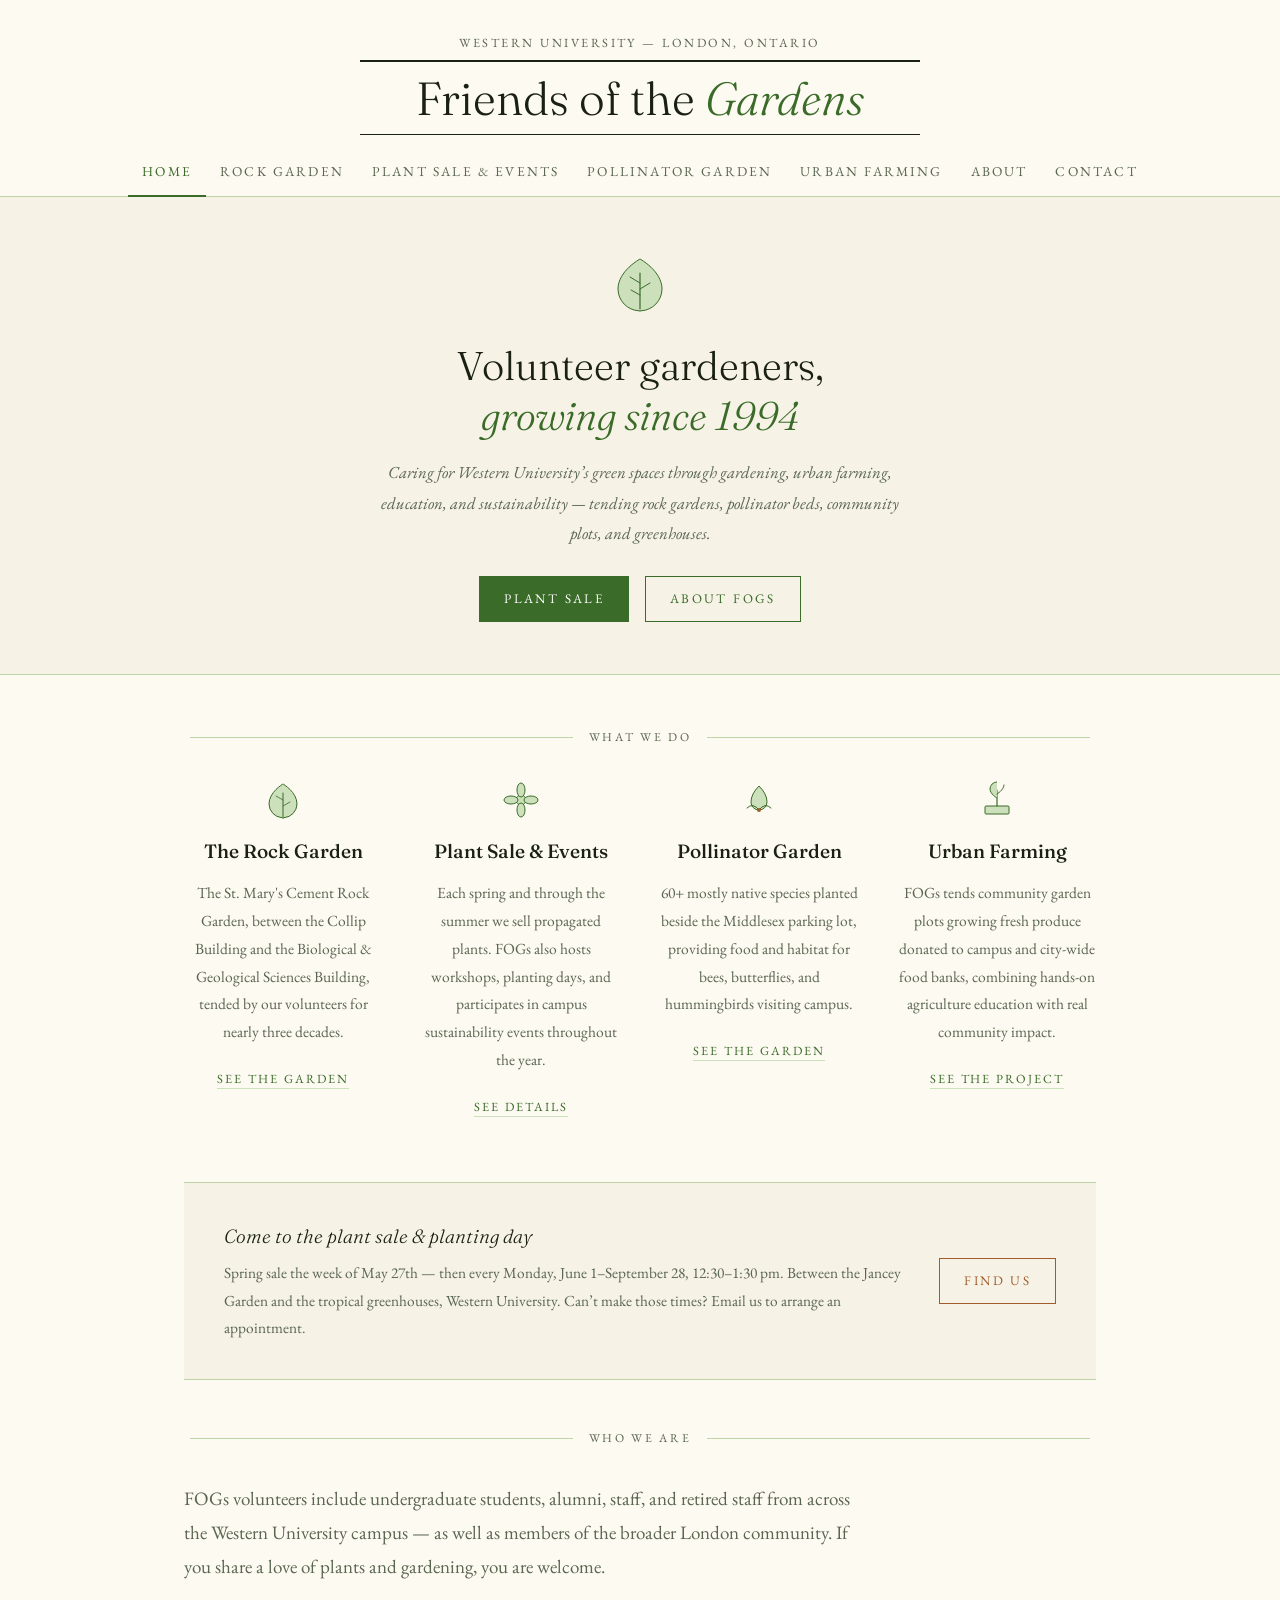
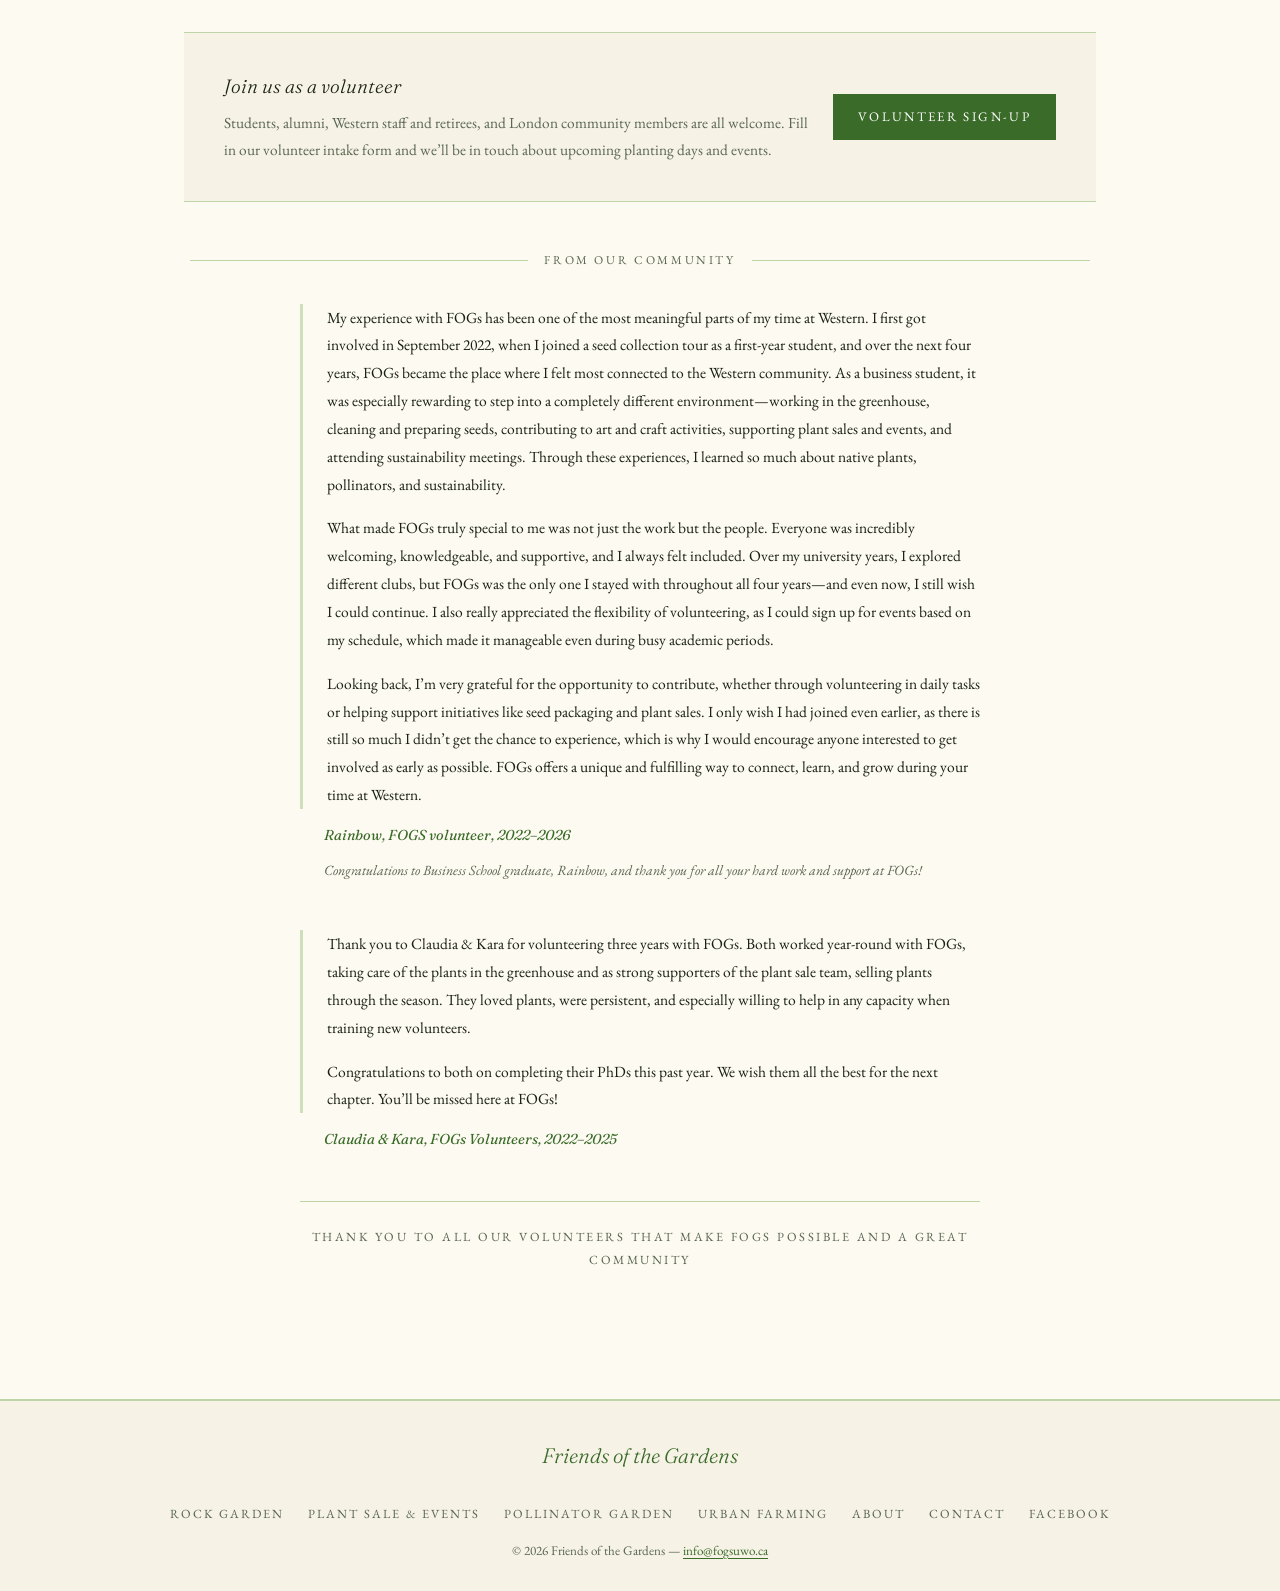
<file: index.html>
<!DOCTYPE html>
<html lang="en">
<head>
  <meta charset="UTF-8">
  <meta name="viewport" content="width=device-width, initial-scale=1.0">
  <title>Friends of the Gardens (FOGs) — Western University</title>
  <link rel="stylesheet" href="css/style.css">
</head>
<body>

  <header class="masthead">
    <p class="masthead-eyebrow">Western University &mdash; London, Ontario</p>
    <hr class="masthead-rule">
    <h1><a href="index.html" style="text-decoration:none;color:inherit">Friends of the <em>Gardens</em></a></h1>
    <hr class="masthead-rule thin">
    <nav>
      <ul>
        <li><a href="index.html" class="active">Home</a></li>
        <li><a href="rock-garden/index.html">Rock Garden</a></li>
        <li><a href="plant-sale/index.html">Plant Sale &amp; Events</a></li>
        <li><a href="pollinator-garden/index.html">Pollinator Garden</a></li>
        <li><a href="urban-farming/index.html">Urban Farming</a></li>
        <li><a href="about/index.html">About</a></li>
        <li><a href="contact/index.html">Contact</a></li>
      </ul>
    </nav>
  </header>

  <section class="hero">
    <svg class="hero-leaf" width="64" height="64" viewBox="0 0 64 64" fill="none" xmlns="http://www.w3.org/2000/svg">
      <path d="M32 6 C32 6 10 18 10 36 a22 22 0 0 0 21 21.8 V58 h2 v-0.2 A22 22 0 0 0 54 36 C54 18 32 6 32 6z" fill="#cde0bc" stroke="#3a6b28" stroke-width="1"/>
      <line x1="32" y1="20" x2="32" y2="56" stroke="#3a6b28" stroke-width="1.2" stroke-linecap="round"/>
      <line x1="32" y1="30" x2="22" y2="24" stroke="#3a6b28" stroke-width="1" stroke-linecap="round"/>
      <line x1="32" y1="36" x2="42" y2="30" stroke="#3a6b28" stroke-width="1" stroke-linecap="round"/>
      <line x1="32" y1="42" x2="23" y2="37" stroke="#3a6b28" stroke-width="1" stroke-linecap="round"/>
    </svg>
    <h2>Volunteer gardeners,<br><em>growing since 1994</em></h2>
    <p>Caring for Western University&rsquo;s green spaces through gardening, urban farming, education, and sustainability &mdash; tending rock gardens, pollinator beds, community plots, and greenhouses.</p>
    <div class="hero-actions">
      <a href="plant-sale/index.html" class="btn btn-solid">Plant Sale</a>
      <a href="about/index.html" class="btn btn-ghost">About FOGs</a>
    </div>
  </section>

  <main>
    <div class="section-divider"><span>What We Do</span></div>

    <div class="features">
      <div class="feature">
        <svg class="feature-icon" width="40" height="40" viewBox="0 0 40 40" fill="none">
          <path d="M20 4 C20 4 6 12 6 24 a14 14 0 0 0 13 13.7V38h2v-.3A14 14 0 0 0 34 24C34 12 20 4 20 4z" fill="#cde0bc" stroke="#3a6b28" stroke-width="1"/>
          <line x1="20" y1="13" x2="20" y2="37" stroke="#3a6b28" stroke-width="1" stroke-linecap="round"/>
          <line x1="20" y1="20" x2="13" y2="16" stroke="#3a6b28" stroke-width="0.8" stroke-linecap="round"/>
          <line x1="20" y1="26" x2="27" y2="22" stroke="#3a6b28" stroke-width="0.8" stroke-linecap="round"/>
        </svg>
        <h3>The Rock Garden</h3>
        <p>The St. Mary's Cement Rock Garden, between the Collip Building and the Biological &amp; Geological Sciences Building, tended by our volunteers for nearly three decades.</p>
        <a href="rock-garden/index.html" class="more">See the garden</a>
      </div>
      <div class="feature">
        <svg class="feature-icon" width="40" height="40" viewBox="0 0 40 40" fill="none">
          <circle cx="20" cy="20" r="5" fill="#cde0bc" stroke="#3a6b28" stroke-width="1"/>
          <ellipse cx="20" cy="10" rx="4" ry="7" fill="#cde0bc" stroke="#3a6b28" stroke-width="1"/>
          <ellipse cx="20" cy="30" rx="4" ry="7" fill="#cde0bc" stroke="#3a6b28" stroke-width="1"/>
          <ellipse cx="10" cy="20" rx="7" ry="4" fill="#cde0bc" stroke="#3a6b28" stroke-width="1"/>
          <ellipse cx="30" cy="20" rx="7" ry="4" fill="#cde0bc" stroke="#3a6b28" stroke-width="1"/>
        </svg>
        <h3>Plant Sale &amp; Events</h3>
        <p>Each spring and through the summer we sell propagated plants. FOGs also hosts workshops, planting days, and participates in campus sustainability events throughout the year.</p>
        <a href="plant-sale/index.html" class="more">See details</a>
      </div>
      <div class="feature">
        <svg class="feature-icon" width="40" height="40" viewBox="0 0 40 40" fill="none">
          <path d="M20 6 Q28 14 28 22 a8 8 0 0 1-16 0 Q12 14 20 6z" fill="#cde0bc" stroke="#3a6b28" stroke-width="1"/>
          <path d="M8 28 Q14 22 20 30" stroke="#3a6b28" stroke-width="1" fill="none" stroke-linecap="round"/>
          <path d="M32 28 Q26 22 20 30" stroke="#3a6b28" stroke-width="1" fill="none" stroke-linecap="round"/>
          <circle cx="20" cy="30" r="2" fill="#a05c2a"/>
        </svg>
        <h3>Pollinator Garden</h3>
        <p>60+ mostly native species planted beside the Middlesex parking lot, providing food and habitat for bees, butterflies, and hummingbirds visiting campus.</p>
        <a href="pollinator-garden/index.html" class="more">See the garden</a>
      </div>
      <div class="feature">
        <svg class="feature-icon" width="40" height="40" viewBox="0 0 40 40" fill="none">
          <rect x="8" y="26" width="24" height="8" rx="1" fill="#cde0bc" stroke="#3a6b28" stroke-width="1"/>
          <line x1="20" y1="26" x2="20" y2="10" stroke="#3a6b28" stroke-width="1.2" stroke-linecap="round"/>
          <path d="M20 18 C20 18 13 14 13 9 a7 7 0 0 1 7-7" fill="#cde0bc" stroke="#3a6b28" stroke-width="1"/>
          <path d="M20 14 C20 14 27 10 27 5" stroke="#3a6b28" stroke-width="1" fill="none" stroke-linecap="round"/>
        </svg>
        <h3>Urban Farming</h3>
        <p>FOGs tends community garden plots growing fresh produce donated to campus and city-wide food banks, combining hands-on agriculture education with real community impact.</p>
        <a href="urban-farming/index.html" class="more">See the project</a>
      </div>
    </div>

    <div class="sale-strip">
      <div>
        <h3>Come to the plant sale &amp; planting day</h3>
        <p>Spring sale the week of May&nbsp;27th &mdash; then every Monday, June&nbsp;1&ndash;September&nbsp;28, 12:30&ndash;1:30&nbsp;pm. Between the Jancey Garden and the tropical greenhouses, Western University. Can&rsquo;t make those times? Email us to arrange an appointment.</p>
      </div>
      <a href="contact/index.html" class="btn btn-terra">Find us</a>
    </div>

    <div class="section-divider"><span>Who We Are</span></div>

    <div class="prose">
      <p>FOGs volunteers include undergraduate students, alumni, staff, and retired staff from across the Western University campus &mdash; as well as members of the broader London community. If you share a love of plants and gardening, you are welcome.</p>
    </div>

    <div class="sale-strip">
      <div>
        <h3>Join us as a volunteer</h3>
        <p>Students, alumni, Western staff and retirees, and London community members are all welcome. Fill in our volunteer intake form and we&rsquo;ll be in touch about upcoming planting days and events.</p>
      </div>
      <a href="https://forms.office.com/pages/responsepage.aspx?id=TaaTrQ2tzU6y_eU84VllviQKaX3sbtpDqWWWzPJRftBURFc2OUgwVVBDREVFQTdMNEVHMzRNRTFaQiQlQCN0PWcu&route=shorturl" class="btn btn-solid" target="_blank" rel="noopener">Volunteer sign-up</a>
    </div>

    <div class="section-divider"><span>From Our Community</span></div>

    <div class="testimonial">
      <blockquote>
        <p>My experience with FOGs has been one of the most meaningful parts of my time at Western. I first got involved in September 2022, when I joined a seed collection tour as a first-year student, and over the next four years, FOGs became the place where I felt most connected to the Western community. As a business student, it was especially rewarding to step into a completely different environment&mdash;working in the greenhouse, cleaning and preparing seeds, contributing to art and craft activities, supporting plant sales and events, and attending sustainability meetings. Through these experiences, I learned so much about native plants, pollinators, and sustainability.</p>
        <p>What made FOGs truly special to me was not just the work but the people. Everyone was incredibly welcoming, knowledgeable, and supportive, and I always felt included. Over my university years, I explored different clubs, but FOGs was the only one I stayed with throughout all four years&mdash;and even now, I still wish I could continue. I also really appreciated the flexibility of volunteering, as I could sign up for events based on my schedule, which made it manageable even during busy academic periods.</p>
        <p>Looking back, I&rsquo;m very grateful for the opportunity to contribute, whether through volunteering in daily tasks or helping support initiatives like seed packaging and plant sales. I only wish I had joined even earlier, as there is still so much I didn&rsquo;t get the chance to experience, which is why I would encourage anyone interested to get involved as early as possible. FOGs offers a unique and fulfilling way to connect, learn, and grow during your time at Western.</p>
      </blockquote>
      <cite>Rainbow, FOGS volunteer, 2022&ndash;2026</cite>
      <p class="t-note">Congratulations to Business School graduate, Rainbow, and thank you for all your hard work and support at FOGs!</p>
    </div>

    <div class="testimonial">
      <blockquote>
        <p>Thank you to Claudia &amp; Kara for volunteering three years with FOGs. Both worked year-round with FOGs, taking care of the plants in the greenhouse and as strong supporters of the plant sale team, selling plants through the season. They loved plants, were persistent, and especially willing to help in any capacity when training new volunteers.</p>
        <p>Congratulations to both on completing their PhDs this past year. We wish them all the best for the next chapter. You&rsquo;ll be missed here at FOGs!</p>
      </blockquote>
      <cite>Claudia &amp; Kara, FOGs Volunteers, 2022&ndash;2025</cite>
    </div>

    <p class="community-banner">Thank you to all our volunteers that make FOGs possible and a great community</p>
  </main>

  <footer>
    <div class="footer-logo">Friends of the Gardens</div>
    <nav class="footer-links">
      <a href="rock-garden/index.html">Rock Garden</a>
      <a href="plant-sale/index.html">Plant Sale &amp; Events</a>
      <a href="pollinator-garden/index.html">Pollinator Garden</a>
      <a href="urban-farming/index.html">Urban Farming</a>
      <a href="about/index.html">About</a>
      <a href="contact/index.html">Contact</a>
      <a href="https://www.facebook.com/fogsuwo/" target="_blank" rel="noopener">Facebook</a>
    </nav>
    <p class="footer-copy">&copy; 2026 Friends of the Gardens &mdash; <a href="mailto:info@fogsuwo.ca">info@fogsuwo.ca</a></p>
  </footer>

</body>
</html>
</file>
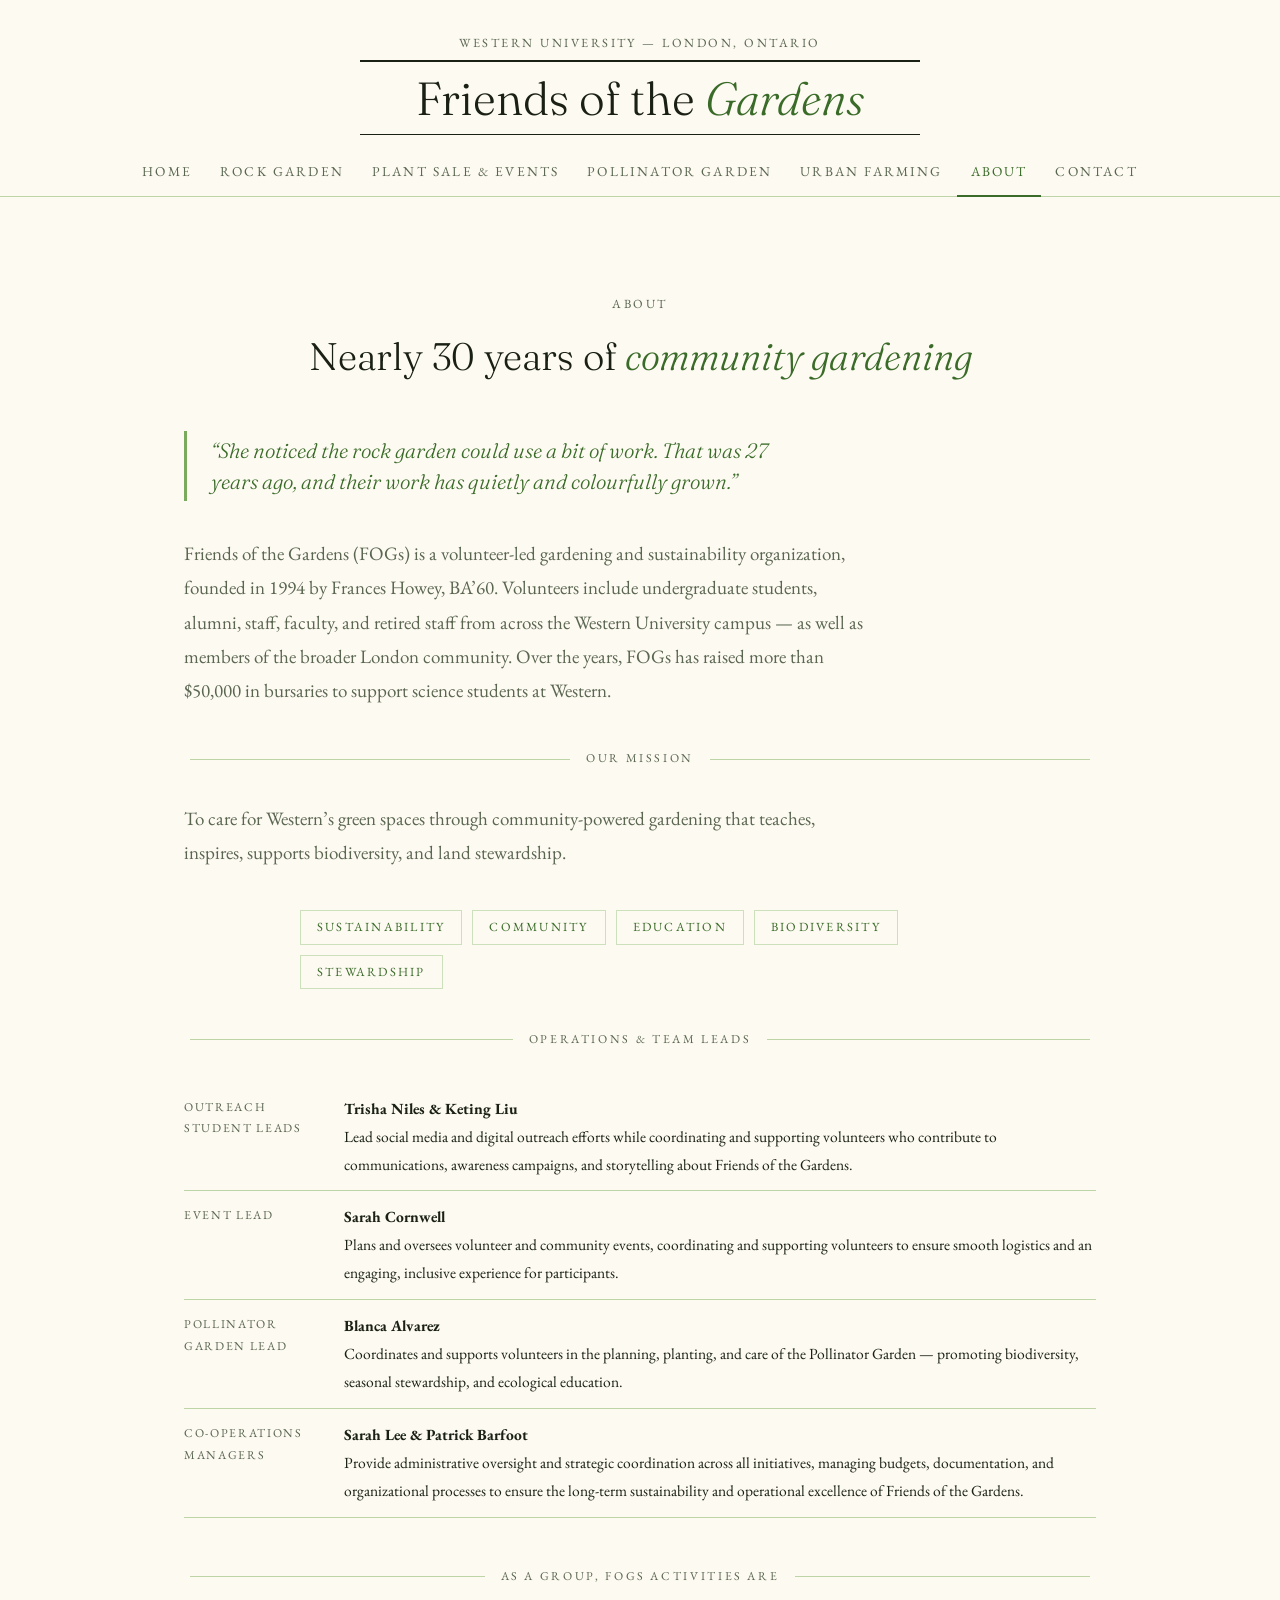
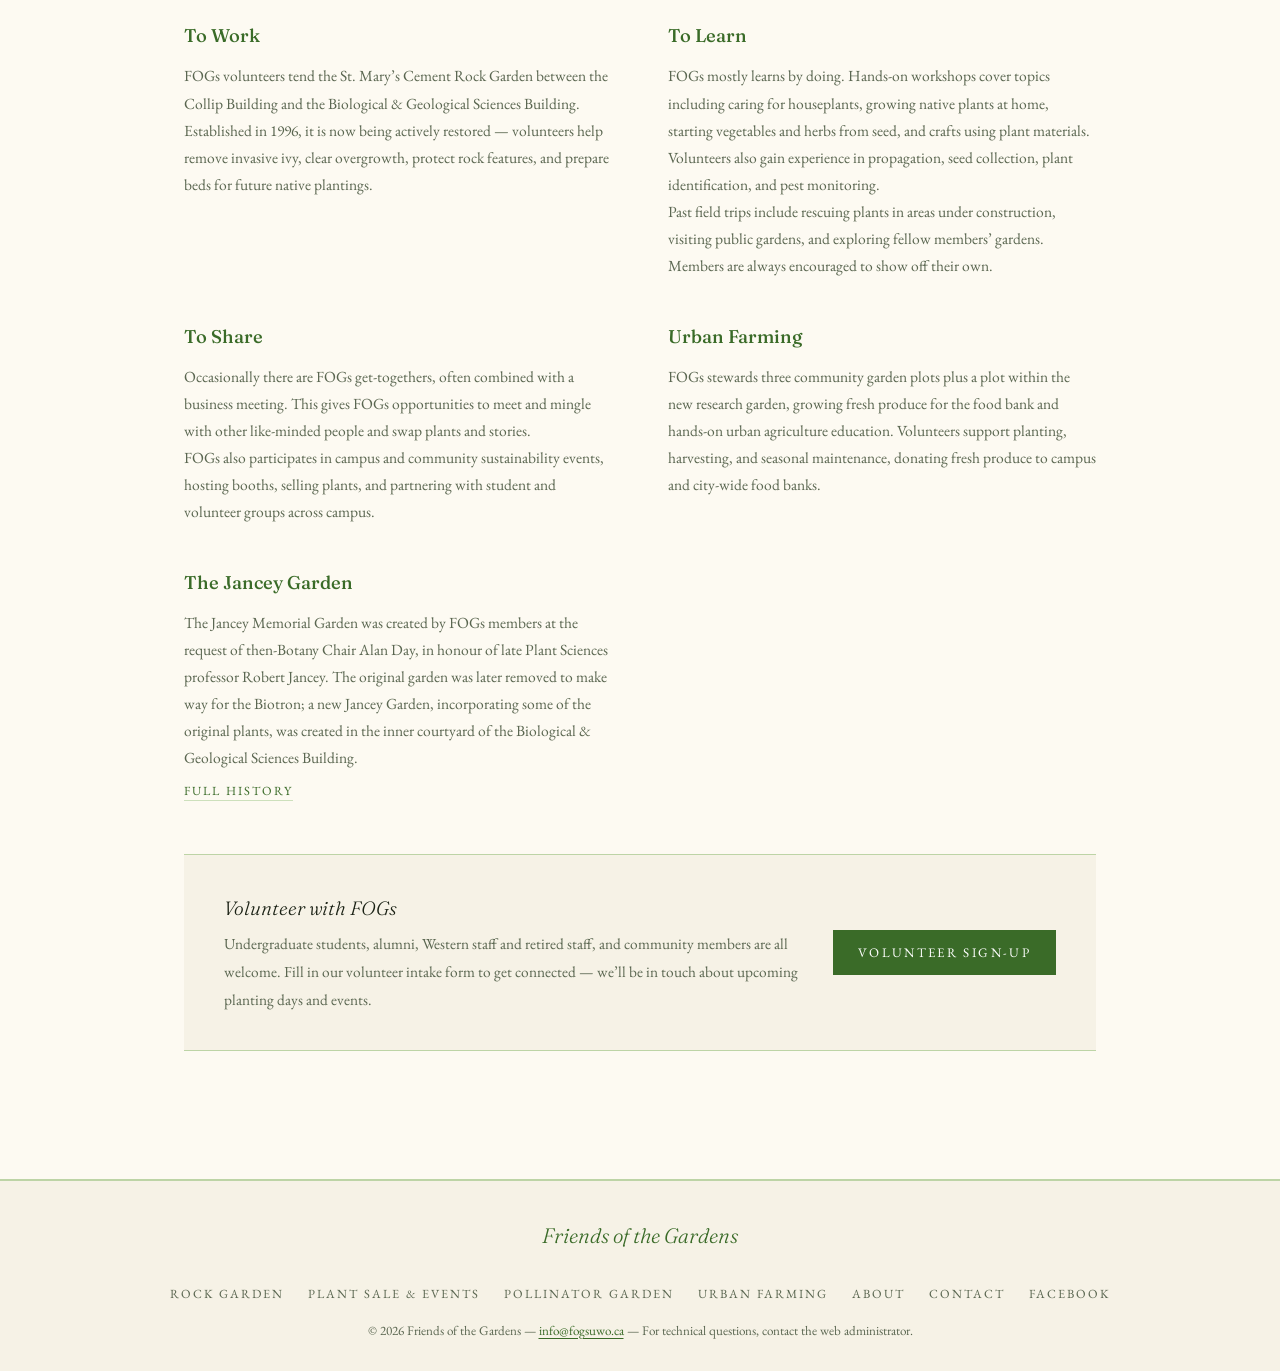
<file: about/index.html>
<!DOCTYPE html>
<html lang="en">
<head>
  <meta charset="UTF-8">
  <meta name="viewport" content="width=device-width, initial-scale=1.0">
  <title>About FOGs — Friends of the Gardens</title>
  <link rel="stylesheet" href="../css/style.css">
</head>
<body>

  <header class="masthead">
    <p class="masthead-eyebrow">Western University &mdash; London, Ontario</p>
    <hr class="masthead-rule">
    <h1><a href="../index.html" style="text-decoration:none;color:inherit">Friends of the <em>Gardens</em></a></h1>
    <hr class="masthead-rule thin">
    <nav>
      <ul>
        <li><a href="../index.html">Home</a></li>
        <li><a href="../rock-garden/index.html">Rock Garden</a></li>
        <li><a href="../plant-sale/index.html">Plant Sale &amp; Events</a></li>
        <li><a href="../pollinator-garden/index.html">Pollinator Garden</a></li>
        <li><a href="../urban-farming/index.html">Urban Farming</a></li>
        <li><a href="index.html" class="active">About</a></li>
        <li><a href="../contact/index.html">Contact</a></li>
      </ul>
    </nav>
  </header>

  <main>
    <p class="masthead-eyebrow" style="padding-top:44px;text-align:center">About</p>
    <h2 style="font-family:'Fraunces',serif;font-size:clamp(1.6rem,3vw,2.4rem);font-weight:300;text-align:center;color:var(--ink);margin-bottom:40px">
      Nearly 30 years of <em style="font-style:italic;color:var(--green)">community gardening</em>
    </h2>

    <div class="pull-quote">
      <p>&ldquo;She noticed the rock garden could use a bit of work. That was 27 years ago, and their work has quietly and colourfully grown.&rdquo;</p>
    </div>

    <div class="prose">
      <p>Friends of the Gardens (FOGs) is a volunteer-led gardening and sustainability organization, founded in 1994 by Frances Howey, BA&rsquo;60. Volunteers include undergraduate students, alumni, staff, faculty, and retired staff from across the Western University campus &mdash; as well as members of the broader London community. Over the years, FOGs has raised more than $50,000 in bursaries to support science students at Western.</p>
    </div>

    <div class="section-divider"><span>Our Mission</span></div>

    <div class="prose">
      <p>To care for Western&rsquo;s green spaces through community-powered gardening that teaches, inspires, supports biodiversity, and land stewardship.</p>
    </div>

    <div class="values-strip">
      <span>Sustainability</span>
      <span>Community</span>
      <span>Education</span>
      <span>Biodiversity</span>
      <span>Stewardship</span>
    </div>

    <div class="section-divider"><span>Operations &amp; Team Leads</span></div>

    <table class="detail-table" style="max-width:100%;margin-bottom:48px">
      <tr>
        <td>Outreach Student Leads</td>
        <td>
          <strong>Trisha Niles &amp; Keting Liu</strong><br>
          Lead social media and digital outreach efforts while coordinating and supporting volunteers who contribute to communications, awareness campaigns, and storytelling about Friends of the Gardens.
        </td>
      </tr>
      <tr>
        <td>Event Lead</td>
        <td>
          <strong>Sarah Cornwell</strong><br>
          Plans and oversees volunteer and community events, coordinating and supporting volunteers to ensure smooth logistics and an engaging, inclusive experience for participants.
        </td>
      </tr>
      <tr>
        <td>Pollinator Garden Lead</td>
        <td>
          <strong>Blanca Alvarez</strong><br>
          Coordinates and supports volunteers in the planning, planting, and care of the Pollinator Garden &mdash; promoting biodiversity, seasonal stewardship, and ecological education.
        </td>
      </tr>
      <tr>
        <td>Co-Operations Managers</td>
        <td>
          <strong>Sarah Lee &amp; Patrick Barfoot</strong><br>
          Provide administrative oversight and strategic coordination across all initiatives, managing budgets, documentation, and organizational processes to ensure the long-term sustainability and operational excellence of Friends of the Gardens.
        </td>
      </tr>
    </table>

    <div class="section-divider"><span>As a Group, FOGs Activities Are</span></div>

    <div class="two-up" style="margin-bottom:48px">
      <div>
        <h3>To Work</h3>
        <p>FOGs volunteers tend the St.&nbsp;Mary&rsquo;s Cement Rock Garden between the Collip Building and the Biological &amp; Geological Sciences Building. Established in 1996, it is now being actively restored &mdash; volunteers help remove invasive ivy, clear overgrowth, protect rock features, and prepare beds for future native plantings.</p>
      </div>
      <div>
        <h3>To Learn</h3>
        <p>FOGs mostly learns by doing. Hands-on workshops cover topics including caring for houseplants, growing native plants at home, starting vegetables and herbs from seed, and crafts using plant materials. Volunteers also gain experience in propagation, seed collection, plant identification, and pest monitoring.</p>
        <p>Past field trips include rescuing plants in areas under construction, visiting public gardens, and exploring fellow members&rsquo; gardens. Members are always encouraged to show off their own.</p>
      </div>
      <div>
        <h3>To Share</h3>
        <p>Occasionally there are FOGs get-togethers, often combined with a business meeting. This gives FOGs opportunities to meet and mingle with other like-minded people and swap plants and stories.</p>
        <p>FOGs also participates in campus and community sustainability events, hosting booths, selling plants, and partnering with student and volunteer groups across campus.</p>
      </div>
      <div>
        <h3>Urban Farming</h3>
        <p>FOGs stewards three community garden plots plus a plot within the new research garden, growing fresh produce for the food bank and hands-on urban agriculture education. Volunteers support planting, harvesting, and seasonal maintenance, donating fresh produce to campus and city-wide food banks.</p>
      </div>
      <div>
        <h3>The Jancey Garden</h3>
        <p>The Jancey Memorial Garden was created by FOGs members at the request of then-Botany Chair Alan Day, in honour of late Plant Sciences professor Robert Jancey. The original garden was later removed to make way for the Biotron; a new Jancey Garden, incorporating some of the original plants, was created in the inner courtyard of the Biological &amp; Geological Sciences Building.</p>
        <a href="../jancey-garden/index.html" style="font-size:0.78rem;letter-spacing:0.16em;text-transform:uppercase;color:var(--green);text-decoration:none;border-bottom:1px solid var(--pale);padding-bottom:1px">Full history</a>
      </div>
    </div>

    <div class="sale-strip">
      <div>
        <h3>Volunteer with FOGs</h3>
        <p>Undergraduate students, alumni, Western staff and retired staff, and community members are all welcome. Fill in our volunteer intake form to get connected &mdash; we&rsquo;ll be in touch about upcoming planting days and events.</p>
      </div>
      <a href="https://forms.office.com/pages/responsepage.aspx?id=TaaTrQ2tzU6y_eU84VllviQKaX3sbtpDqWWWzPJRftBURFc2OUgwVVBDREVFQTdMNEVHMzRNRTFaQiQlQCN0PWcu&route=shorturl" class="btn btn-solid" target="_blank" rel="noopener">Volunteer sign-up</a>
    </div>
  </main>

  <footer>
    <div class="footer-logo">Friends of the Gardens</div>
    <nav class="footer-links">
      <a href="../rock-garden/index.html">Rock Garden</a>
      <a href="../plant-sale/index.html">Plant Sale &amp; Events</a>
      <a href="../pollinator-garden/index.html">Pollinator Garden</a>
      <a href="../urban-farming/index.html">Urban Farming</a>
      <a href="index.html">About</a>
      <a href="../contact/index.html">Contact</a>
      <a href="https://www.facebook.com/fogsuwo/" target="_blank" rel="noopener">Facebook</a>
    </nav>
    <p class="footer-copy">&copy; 2026 Friends of the Gardens &mdash; <a href="mailto:info@fogsuwo.ca">info@fogsuwo.ca</a> &mdash; For technical questions, contact the web administrator.</p>
  </footer>

</body>
</html>
</file>
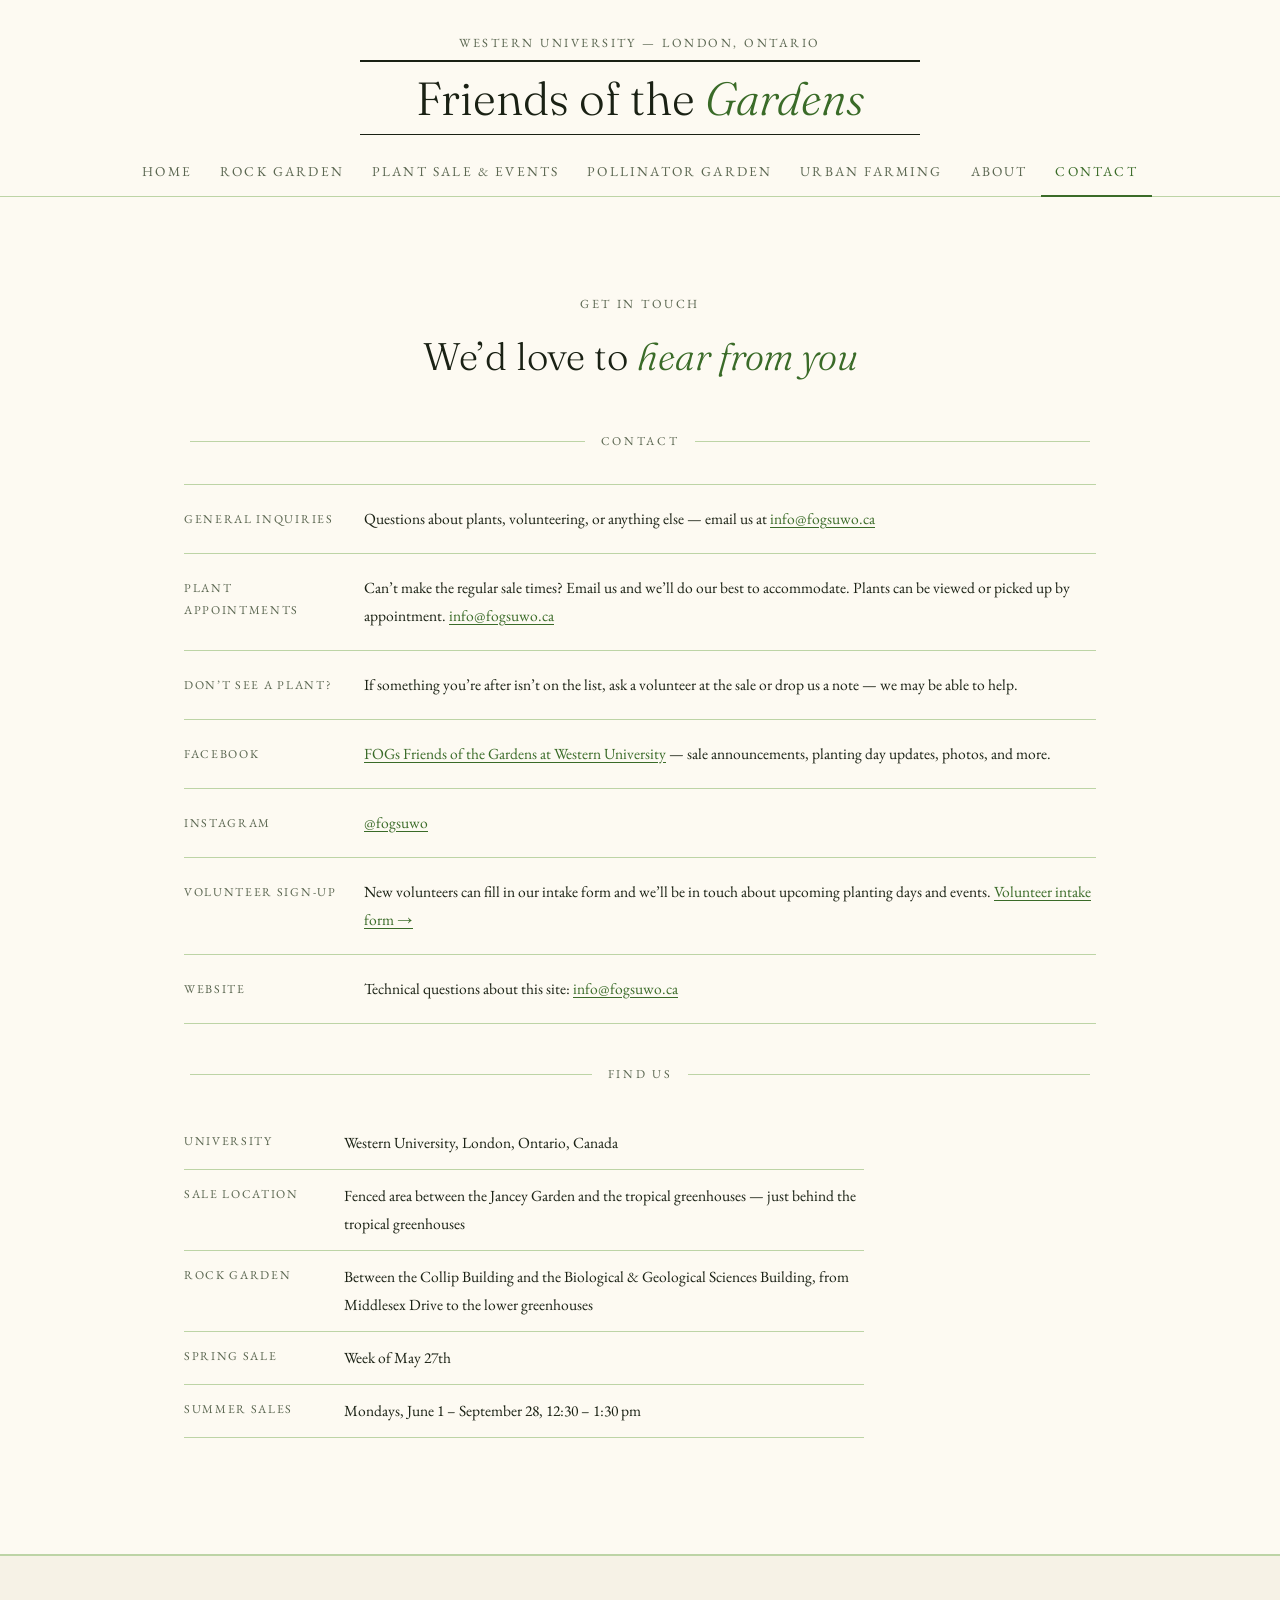
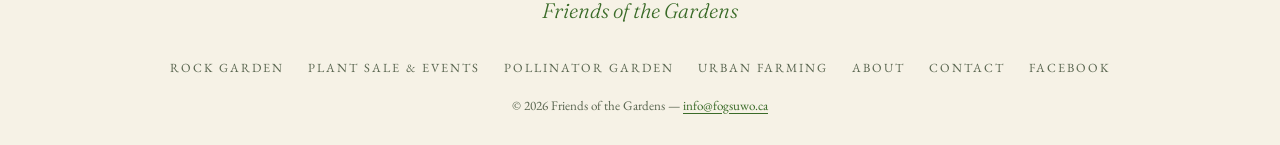
<file: contact/index.html>
<!DOCTYPE html>
<html lang="en">
<head>
  <meta charset="UTF-8">
  <meta name="viewport" content="width=device-width, initial-scale=1.0">
  <title>Contact — Friends of the Gardens</title>
  <link rel="stylesheet" href="../css/style.css">
</head>
<body>

  <header class="masthead">
    <p class="masthead-eyebrow">Western University &mdash; London, Ontario</p>
    <hr class="masthead-rule">
    <h1><a href="../index.html" style="text-decoration:none;color:inherit">Friends of the <em>Gardens</em></a></h1>
    <hr class="masthead-rule thin">
    <nav>
      <ul>
        <li><a href="../index.html">Home</a></li>
        <li><a href="../rock-garden/index.html">Rock Garden</a></li>
        <li><a href="../plant-sale/index.html">Plant Sale &amp; Events</a></li>
        <li><a href="../pollinator-garden/index.html">Pollinator Garden</a></li>
        <li><a href="../urban-farming/index.html">Urban Farming</a></li>
        <li><a href="../about/index.html">About</a></li>
        <li><a href="index.html" class="active">Contact</a></li>
      </ul>
    </nav>
  </header>

  <main>
    <p class="masthead-eyebrow" style="padding-top:44px;text-align:center">Get in touch</p>
    <h2 style="font-family:'Fraunces',serif;font-size:clamp(1.6rem,3vw,2.4rem);font-weight:300;text-align:center;color:var(--ink);margin-bottom:40px">
      We&rsquo;d love to <em style="font-style:italic;color:var(--green)">hear from you</em>
    </h2>

    <div class="section-divider"><span>Contact</span></div>

    <ul class="contact-list">
      <li>
        <span class="label">General inquiries</span>
        <span class="val">
          Questions about plants, volunteering, or anything else &mdash;
          email us at <a href="mailto:info@fogsuwo.ca">info@fogsuwo.ca</a>
        </span>
      </li>
      <li>
        <span class="label">Plant appointments</span>
        <span class="val">
          Can&rsquo;t make the regular sale times? Email us and we&rsquo;ll do our best to accommodate. Plants can be viewed or picked up by appointment. <a href="mailto:info@fogsuwo.ca">info@fogsuwo.ca</a>
        </span>
      </li>
      <li>
        <span class="label">Don&rsquo;t see a plant?</span>
        <span class="val">
          If something you&rsquo;re after isn&rsquo;t on the list, ask a volunteer at the sale or drop us a note &mdash; we may be able to help.
        </span>
      </li>
      <li>
        <span class="label">Facebook</span>
        <span class="val">
          <a href="https://www.facebook.com/fogsuwo/" target="_blank" rel="noopener">FOGs Friends of the Gardens at Western University</a>
          &mdash; sale announcements, planting day updates, photos, and more.
        </span>
      </li>
      <li>
        <span class="label">Instagram</span>
        <span class="val">
          <a href="https://www.instagram.com/fogsuwo/" target="_blank" rel="noopener">@fogsuwo</a>
        </span>
      </li>
      <li>
        <span class="label">Volunteer sign-up</span>
        <span class="val">
          New volunteers can fill in our intake form and we&rsquo;ll be in touch about upcoming planting days and events. <a href="https://forms.office.com/pages/responsepage.aspx?id=TaaTrQ2tzU6y_eU84VllviQKaX3sbtpDqWWWzPJRftBURFc2OUgwVVBDREVFQTdMNEVHMzRNRTFaQiQlQCN0PWcu&route=shorturl" target="_blank" rel="noopener">Volunteer intake form &rarr;</a>
        </span>
      </li>
      <li>
        <span class="label">Website</span>
        <span class="val">
          Technical questions about this site: <a href="mailto:info@fogsuwo.ca">info@fogsuwo.ca</a>
        </span>
      </li>
    </ul>

    <div class="section-divider"><span>Find Us</span></div>

    <table class="detail-table">
      <tr>
        <td>University</td>
        <td>Western University, London, Ontario, Canada</td>
      </tr>
      <tr>
        <td>Sale location</td>
        <td>Fenced area between the Jancey Garden and the tropical greenhouses &mdash; just behind the tropical greenhouses</td>
      </tr>
      <tr>
        <td>Rock garden</td>
        <td>Between the Collip Building and the Biological &amp; Geological Sciences Building, from Middlesex Drive to the lower greenhouses</td>
      </tr>
      <tr>
        <td>Spring sale</td>
        <td>Week of May 27th</td>
      </tr>
      <tr>
        <td>Summer sales</td>
        <td>Mondays, June 1 &ndash; September 28, 12:30 &ndash; 1:30 pm</td>
      </tr>
    </table>
  </main>

  <footer>
    <div class="footer-logo">Friends of the Gardens</div>
    <nav class="footer-links">
      <a href="../rock-garden/index.html">Rock Garden</a>
      <a href="../plant-sale/index.html">Plant Sale &amp; Events</a>
      <a href="../pollinator-garden/index.html">Pollinator Garden</a>
      <a href="../urban-farming/index.html">Urban Farming</a>
      <a href="../about/index.html">About</a>
      <a href="index.html">Contact</a>
      <a href="https://www.facebook.com/fogsuwo/" target="_blank" rel="noopener">Facebook</a>
    </nav>
    <p class="footer-copy">&copy; 2026 Friends of the Gardens &mdash; <a href="mailto:info@fogsuwo.ca">info@fogsuwo.ca</a></p>
  </footer>

</body>
</html>
</file>
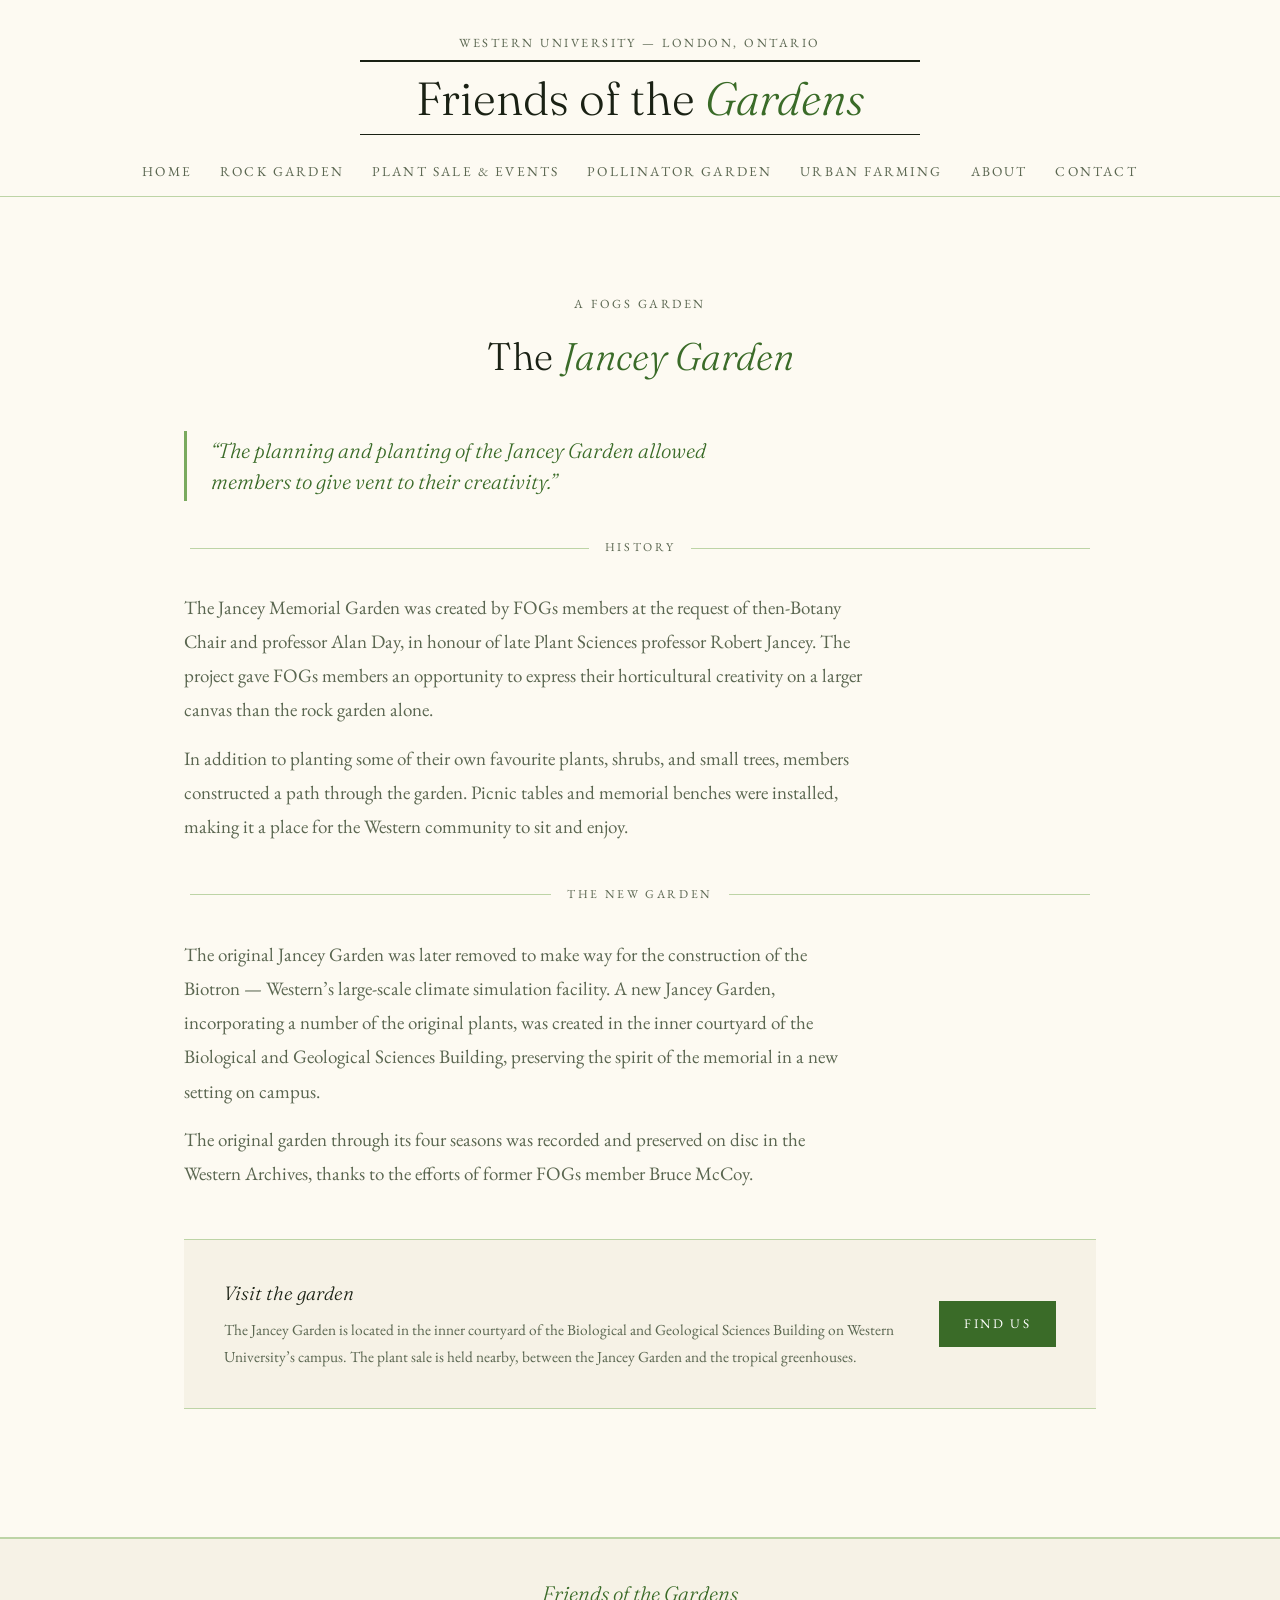
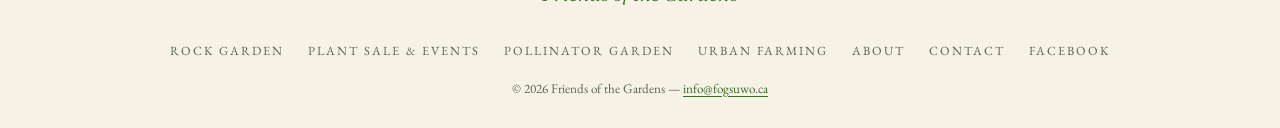
<file: jancey-garden/index.html>
<!DOCTYPE html>
<html lang="en">
<head>
  <meta charset="UTF-8">
  <meta name="viewport" content="width=device-width, initial-scale=1.0">
  <title>Jancey Garden — Friends of the Gardens</title>
  <link rel="stylesheet" href="../css/style.css">
</head>
<body>

  <header class="masthead">
    <p class="masthead-eyebrow">Western University &mdash; London, Ontario</p>
    <hr class="masthead-rule">
    <h1><a href="../index.html" style="text-decoration:none;color:inherit">Friends of the <em>Gardens</em></a></h1>
    <hr class="masthead-rule thin">
    <nav>
      <ul>
        <li><a href="../index.html">Home</a></li>
        <li><a href="../rock-garden/index.html">Rock Garden</a></li>
        <li><a href="../plant-sale/index.html">Plant Sale &amp; Events</a></li>
        <li><a href="../pollinator-garden/index.html">Pollinator Garden</a></li>
        <li><a href="../urban-farming/index.html">Urban Farming</a></li>
        <li><a href="../about/index.html">About</a></li>
        <li><a href="../contact/index.html">Contact</a></li>
      </ul>
    </nav>
  </header>

  <main>
    <p class="masthead-eyebrow" style="padding-top:44px;text-align:center">A FOGs Garden</p>
    <h2 style="font-family:'Fraunces',serif;font-size:clamp(1.6rem,3vw,2.4rem);font-weight:300;text-align:center;color:var(--ink);margin-bottom:40px">
      The <em style="font-style:italic;color:var(--green)">Jancey Garden</em>
    </h2>

    <div class="pull-quote">
      <p>&ldquo;The planning and planting of the Jancey Garden allowed members to give vent to their creativity.&rdquo;</p>
    </div>

    <div class="section-divider"><span>History</span></div>

    <div class="prose">
      <p>The Jancey Memorial Garden was created by FOGs members at the request of then-Botany Chair and professor Alan Day, in honour of late Plant Sciences professor Robert Jancey. The project gave FOGs members an opportunity to express their horticultural creativity on a larger canvas than the rock garden alone.</p>
      <p>In addition to planting some of their own favourite plants, shrubs, and small trees, members constructed a path through the garden. Picnic tables and memorial benches were installed, making it a place for the Western community to sit and enjoy.</p>
    </div>

    <div class="section-divider"><span>The New Garden</span></div>

    <div class="prose">
      <p>The original Jancey Garden was later removed to make way for the construction of the Biotron &mdash; Western&rsquo;s large-scale climate simulation facility. A new Jancey Garden, incorporating a number of the original plants, was created in the inner courtyard of the Biological and Geological Sciences Building, preserving the spirit of the memorial in a new setting on campus.</p>
      <p>The original garden through its four seasons was recorded and preserved on disc in the Western Archives, thanks to the efforts of former FOGs member Bruce McCoy.</p>
    </div>

    <div class="sale-strip">
      <div>
        <h3>Visit the garden</h3>
        <p>The Jancey Garden is located in the inner courtyard of the Biological and Geological Sciences Building on Western University&rsquo;s campus. The plant sale is held nearby, between the Jancey Garden and the tropical greenhouses.</p>
      </div>
      <a href="../contact/index.html" class="btn btn-solid">Find us</a>
    </div>
  </main>

  <footer>
    <div class="footer-logo">Friends of the Gardens</div>
    <nav class="footer-links">
      <a href="../rock-garden/index.html">Rock Garden</a>
      <a href="../plant-sale/index.html">Plant Sale &amp; Events</a>
      <a href="../pollinator-garden/index.html">Pollinator Garden</a>
      <a href="../urban-farming/index.html">Urban Farming</a>
      <a href="../about/index.html">About</a>
      <a href="../contact/index.html">Contact</a>
      <a href="https://www.facebook.com/fogsuwo/" target="_blank" rel="noopener">Facebook</a>
    </nav>
    <p class="footer-copy">&copy; 2026 Friends of the Gardens &mdash; <a href="mailto:info@fogsuwo.ca">info@fogsuwo.ca</a></p>
  </footer>

</body>
</html>
</file>
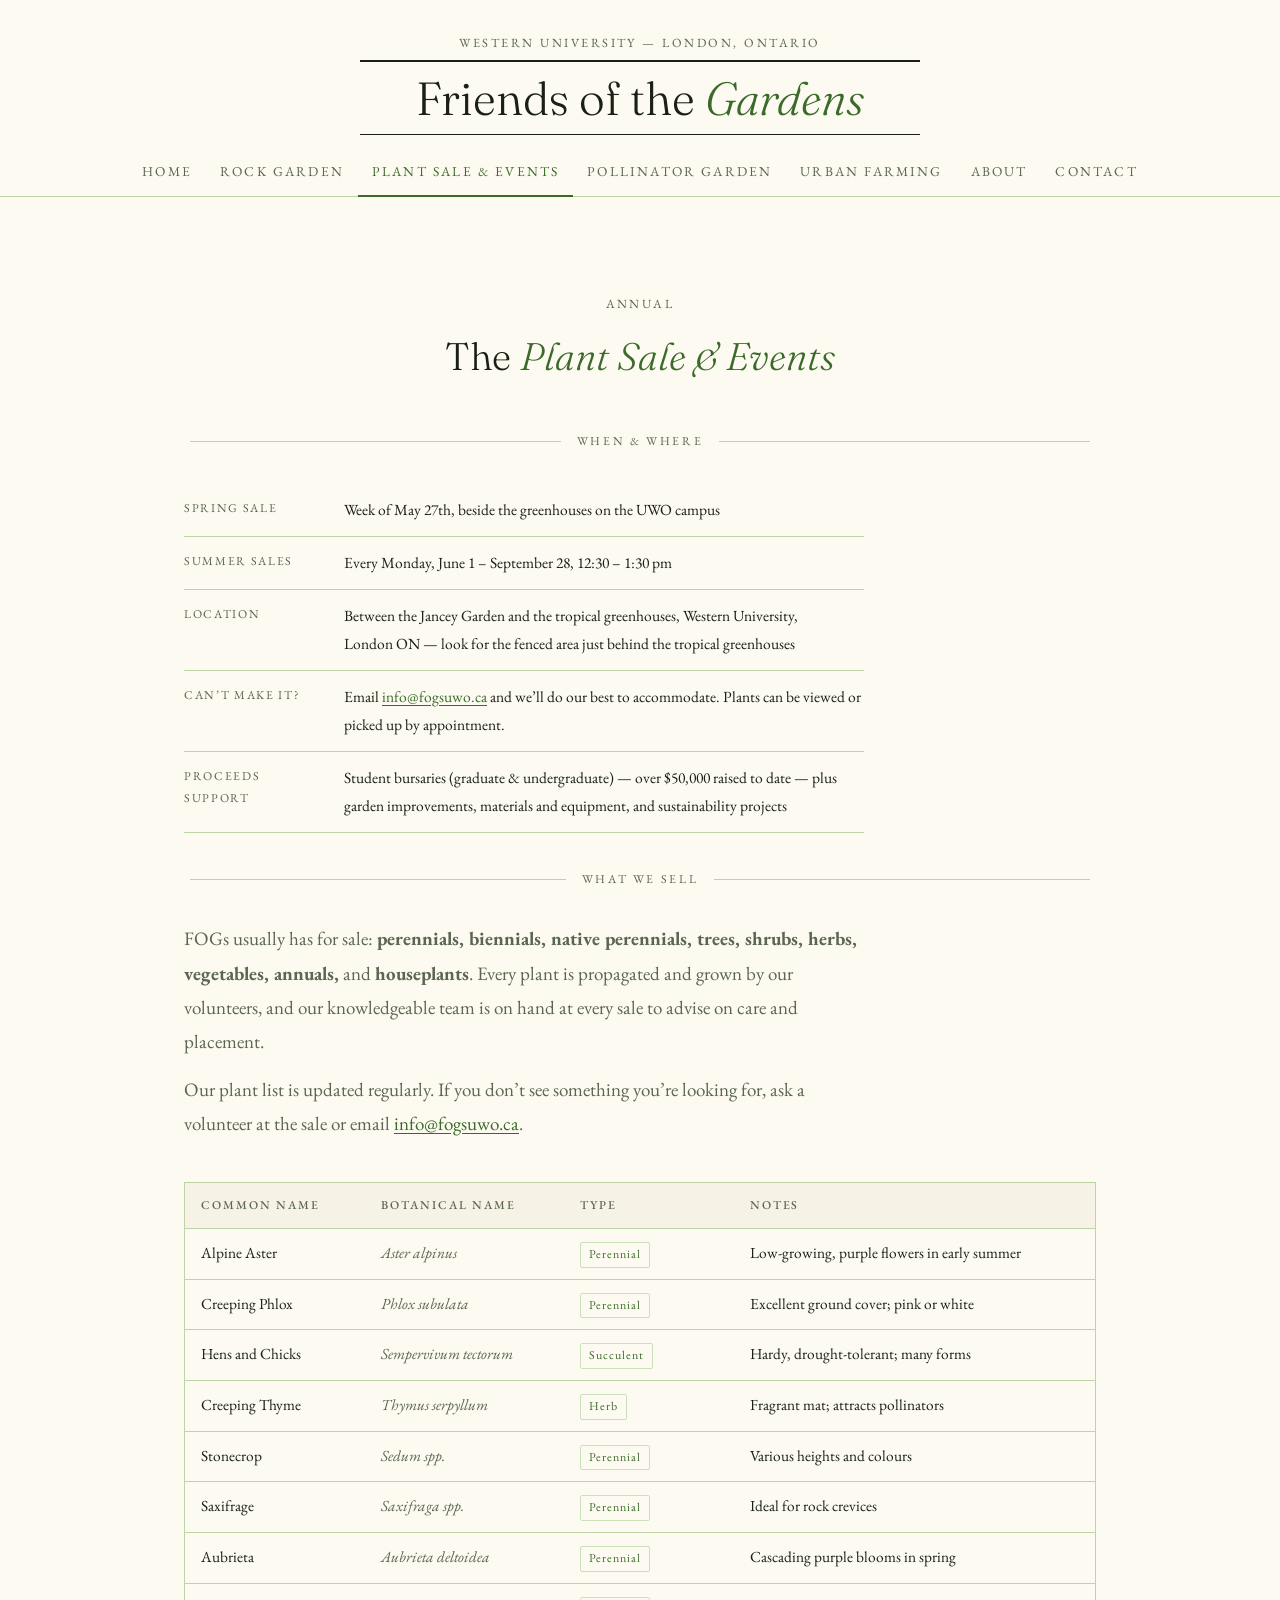
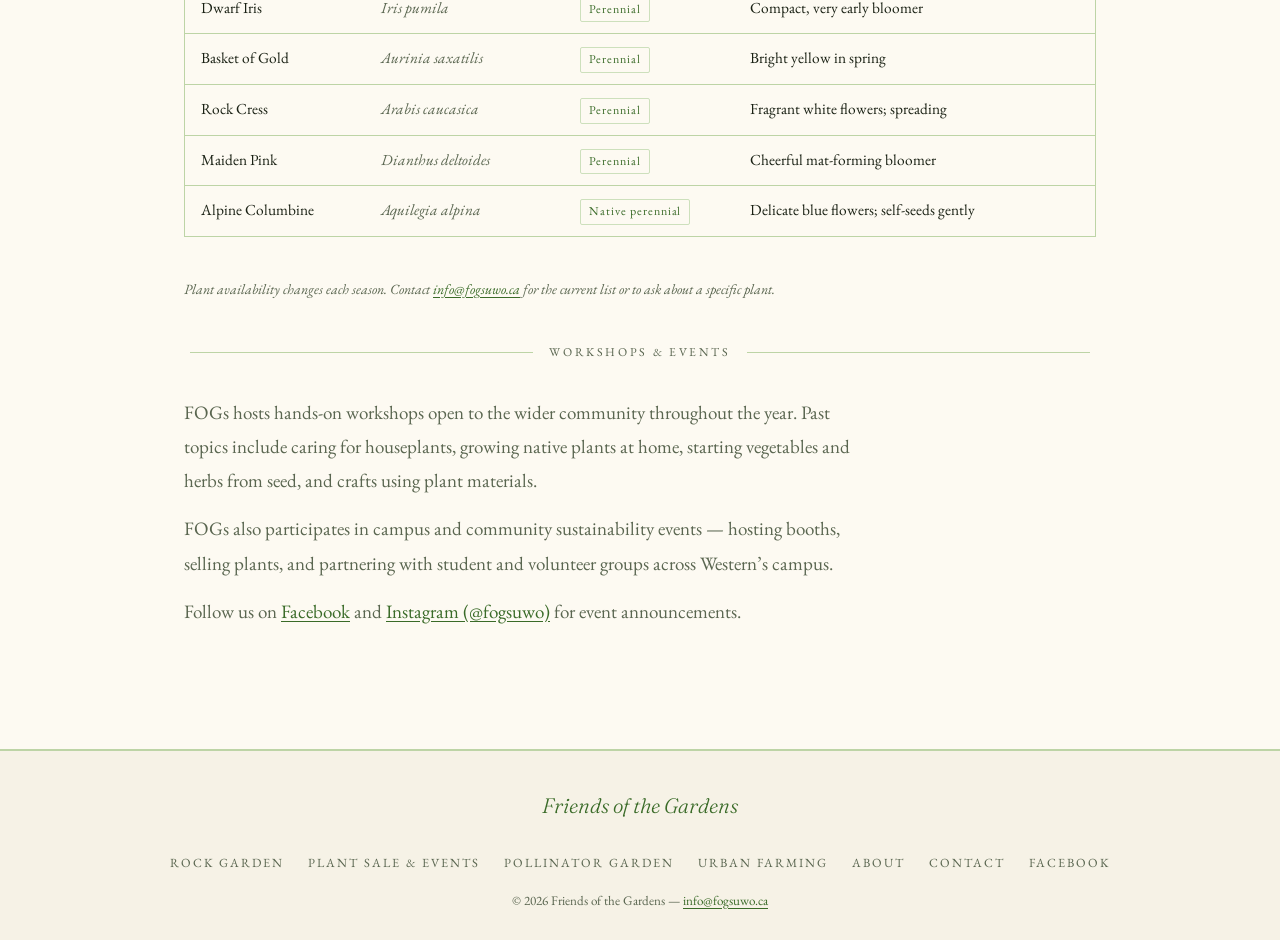
<file: plant-sale/index.html>
<!DOCTYPE html>
<html lang="en">
<head>
  <meta charset="UTF-8">
  <meta name="viewport" content="width=device-width, initial-scale=1.0">
  <title>Plant Sale &amp; Events — Friends of the Gardens</title>
  <link rel="stylesheet" href="../css/style.css">
</head>
<body>

  <header class="masthead">
    <p class="masthead-eyebrow">Western University &mdash; London, Ontario</p>
    <hr class="masthead-rule">
    <h1><a href="../index.html" style="text-decoration:none;color:inherit">Friends of the <em>Gardens</em></a></h1>
    <hr class="masthead-rule thin">
    <nav>
      <ul>
        <li><a href="../index.html">Home</a></li>
        <li><a href="../rock-garden/index.html">Rock Garden</a></li>
        <li><a href="index.html" class="active">Plant Sale &amp; Events</a></li>
        <li><a href="../pollinator-garden/index.html">Pollinator Garden</a></li>
        <li><a href="../urban-farming/index.html">Urban Farming</a></li>
        <li><a href="../about/index.html">About</a></li>
        <li><a href="../contact/index.html">Contact</a></li>
      </ul>
    </nav>
  </header>

  <main>
    <p class="masthead-eyebrow" style="padding-top:44px;text-align:center">Annual</p>
    <h2 style="font-family:'Fraunces',serif;font-size:clamp(1.6rem,3vw,2.4rem);font-weight:300;text-align:center;color:var(--ink);margin-bottom:40px">
      The <em style="font-style:italic;color:var(--green)">Plant Sale &amp; Events</em>
    </h2>

    <div class="section-divider"><span>When &amp; Where</span></div>

    <table class="detail-table">
      <tr>
        <td>Spring sale</td>
        <td>Week of May&nbsp;27th, beside the greenhouses on the UWO campus</td>
      </tr>
      <tr>
        <td>Summer sales</td>
        <td>Every Monday, June&nbsp;1&nbsp;&ndash;&nbsp;September&nbsp;28, 12:30&nbsp;&ndash;&nbsp;1:30&nbsp;pm</td>
      </tr>
      <tr>
        <td>Location</td>
        <td>Between the Jancey Garden and the tropical greenhouses, Western University, London&nbsp;ON &mdash; look for the fenced area just behind the tropical greenhouses</td>
      </tr>
      <tr>
        <td>Can&rsquo;t make it?</td>
        <td>Email <a href="mailto:info@fogsuwo.ca">info@fogsuwo.ca</a> and we&rsquo;ll do our best to accommodate. Plants can be viewed or picked up by appointment.</td>
      </tr>
      <tr>
        <td>Proceeds support</td>
        <td>Student bursaries (graduate &amp; undergraduate) &mdash; over $50,000 raised to date &mdash; plus garden improvements, materials and equipment, and sustainability projects</td>
      </tr>
    </table>

    <div class="section-divider"><span>What We Sell</span></div>

    <div class="prose">
      <p>FOGs usually has for sale: <strong>perennials, biennials, native perennials, trees, shrubs, herbs, vegetables, annuals,</strong> and <strong>houseplants</strong>. Every plant is propagated and grown by our volunteers, and our knowledgeable team is on hand at every sale to advise on care and placement.</p>
      <p>Our plant list is updated regularly. If you don&rsquo;t see something you&rsquo;re looking for, ask a volunteer at the sale or email <a href="mailto:info@fogsuwo.ca">info@fogsuwo.ca</a>.</p>
    </div>

    <div class="plant-table-wrap">
      <table class="plants">
        <thead>
          <tr>
            <th>Common name</th>
            <th>Botanical name</th>
            <th>Type</th>
            <th>Notes</th>
          </tr>
        </thead>
        <tbody>
          <tr>
            <td>Alpine Aster</td>
            <td class="botanical">Aster alpinus</td>
            <td><span class="tag">Perennial</span></td>
            <td>Low-growing, purple flowers in early summer</td>
          </tr>
          <tr>
            <td>Creeping Phlox</td>
            <td class="botanical">Phlox subulata</td>
            <td><span class="tag">Perennial</span></td>
            <td>Excellent ground cover; pink or white</td>
          </tr>
          <tr>
            <td>Hens and Chicks</td>
            <td class="botanical">Sempervivum tectorum</td>
            <td><span class="tag">Succulent</span></td>
            <td>Hardy, drought-tolerant; many forms</td>
          </tr>
          <tr>
            <td>Creeping Thyme</td>
            <td class="botanical">Thymus serpyllum</td>
            <td><span class="tag">Herb</span></td>
            <td>Fragrant mat; attracts pollinators</td>
          </tr>
          <tr>
            <td>Stonecrop</td>
            <td class="botanical">Sedum spp.</td>
            <td><span class="tag">Perennial</span></td>
            <td>Various heights and colours</td>
          </tr>
          <tr>
            <td>Saxifrage</td>
            <td class="botanical">Saxifraga spp.</td>
            <td><span class="tag">Perennial</span></td>
            <td>Ideal for rock crevices</td>
          </tr>
          <tr>
            <td>Aubrieta</td>
            <td class="botanical">Aubrieta deltoidea</td>
            <td><span class="tag">Perennial</span></td>
            <td>Cascading purple blooms in spring</td>
          </tr>
          <tr>
            <td>Dwarf Iris</td>
            <td class="botanical">Iris pumila</td>
            <td><span class="tag">Perennial</span></td>
            <td>Compact, very early bloomer</td>
          </tr>
          <tr>
            <td>Basket of Gold</td>
            <td class="botanical">Aurinia saxatilis</td>
            <td><span class="tag">Perennial</span></td>
            <td>Bright yellow in spring</td>
          </tr>
          <tr>
            <td>Rock Cress</td>
            <td class="botanical">Arabis caucasica</td>
            <td><span class="tag">Perennial</span></td>
            <td>Fragrant white flowers; spreading</td>
          </tr>
          <tr>
            <td>Maiden Pink</td>
            <td class="botanical">Dianthus deltoides</td>
            <td><span class="tag">Perennial</span></td>
            <td>Cheerful mat-forming bloomer</td>
          </tr>
          <tr>
            <td>Alpine Columbine</td>
            <td class="botanical">Aquilegia alpina</td>
            <td><span class="tag">Native perennial</span></td>
            <td>Delicate blue flowers; self-seeds gently</td>
          </tr>
        </tbody>
      </table>
    </div>

    <div class="prose">
      <p style="font-size:0.88rem;color:var(--muted);font-style:italic">Plant availability changes each season. Contact <a href="mailto:info@fogsuwo.ca">info@fogsuwo.ca</a> for the current list or to ask about a specific plant.</p>
    </div>

    <div class="section-divider"><span>Workshops &amp; Events</span></div>

    <div class="prose">
      <p>FOGs hosts hands-on workshops open to the wider community throughout the year. Past topics include caring for houseplants, growing native plants at home, starting vegetables and herbs from seed, and crafts using plant materials.</p>
      <p>FOGs also participates in campus and community sustainability events &mdash; hosting booths, selling plants, and partnering with student and volunteer groups across Western&rsquo;s campus.</p>
      <p>Follow us on <a href="https://www.facebook.com/fogsuwo/" target="_blank" rel="noopener">Facebook</a> and <a href="https://www.instagram.com/fogsuwo/" target="_blank" rel="noopener">Instagram (@fogsuwo)</a> for event announcements.</p>
    </div>
  </main>

  <footer>
    <div class="footer-logo">Friends of the Gardens</div>
    <nav class="footer-links">
      <a href="../rock-garden/index.html">Rock Garden</a>
      <a href="index.html">Plant Sale &amp; Events</a>
      <a href="../pollinator-garden/index.html">Pollinator Garden</a>
      <a href="../urban-farming/index.html">Urban Farming</a>
      <a href="../about/index.html">About</a>
      <a href="../contact/index.html">Contact</a>
      <a href="https://www.facebook.com/fogsuwo/" target="_blank" rel="noopener">Facebook</a>
    </nav>
    <p class="footer-copy">&copy; 2026 Friends of the Gardens &mdash; <a href="mailto:info@fogsuwo.ca">info@fogsuwo.ca</a></p>
  </footer>

</body>
</html>
</file>
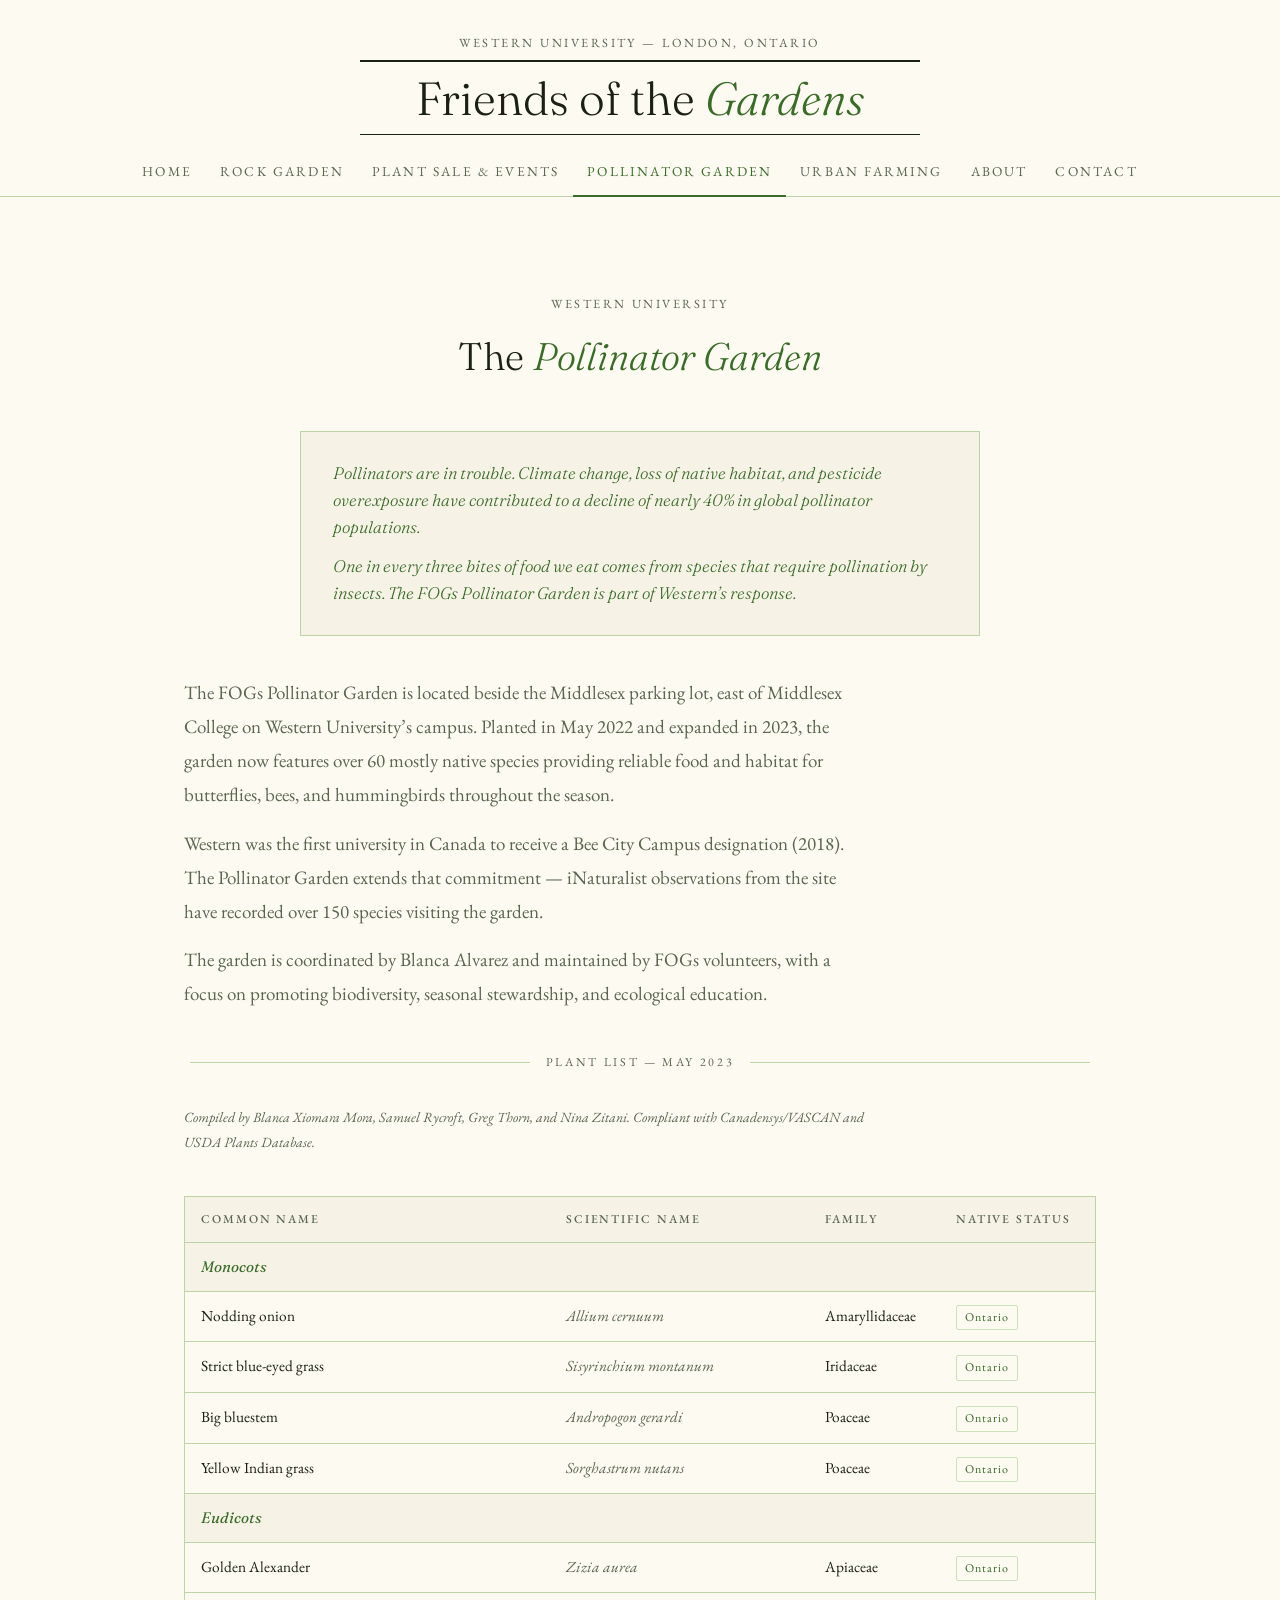
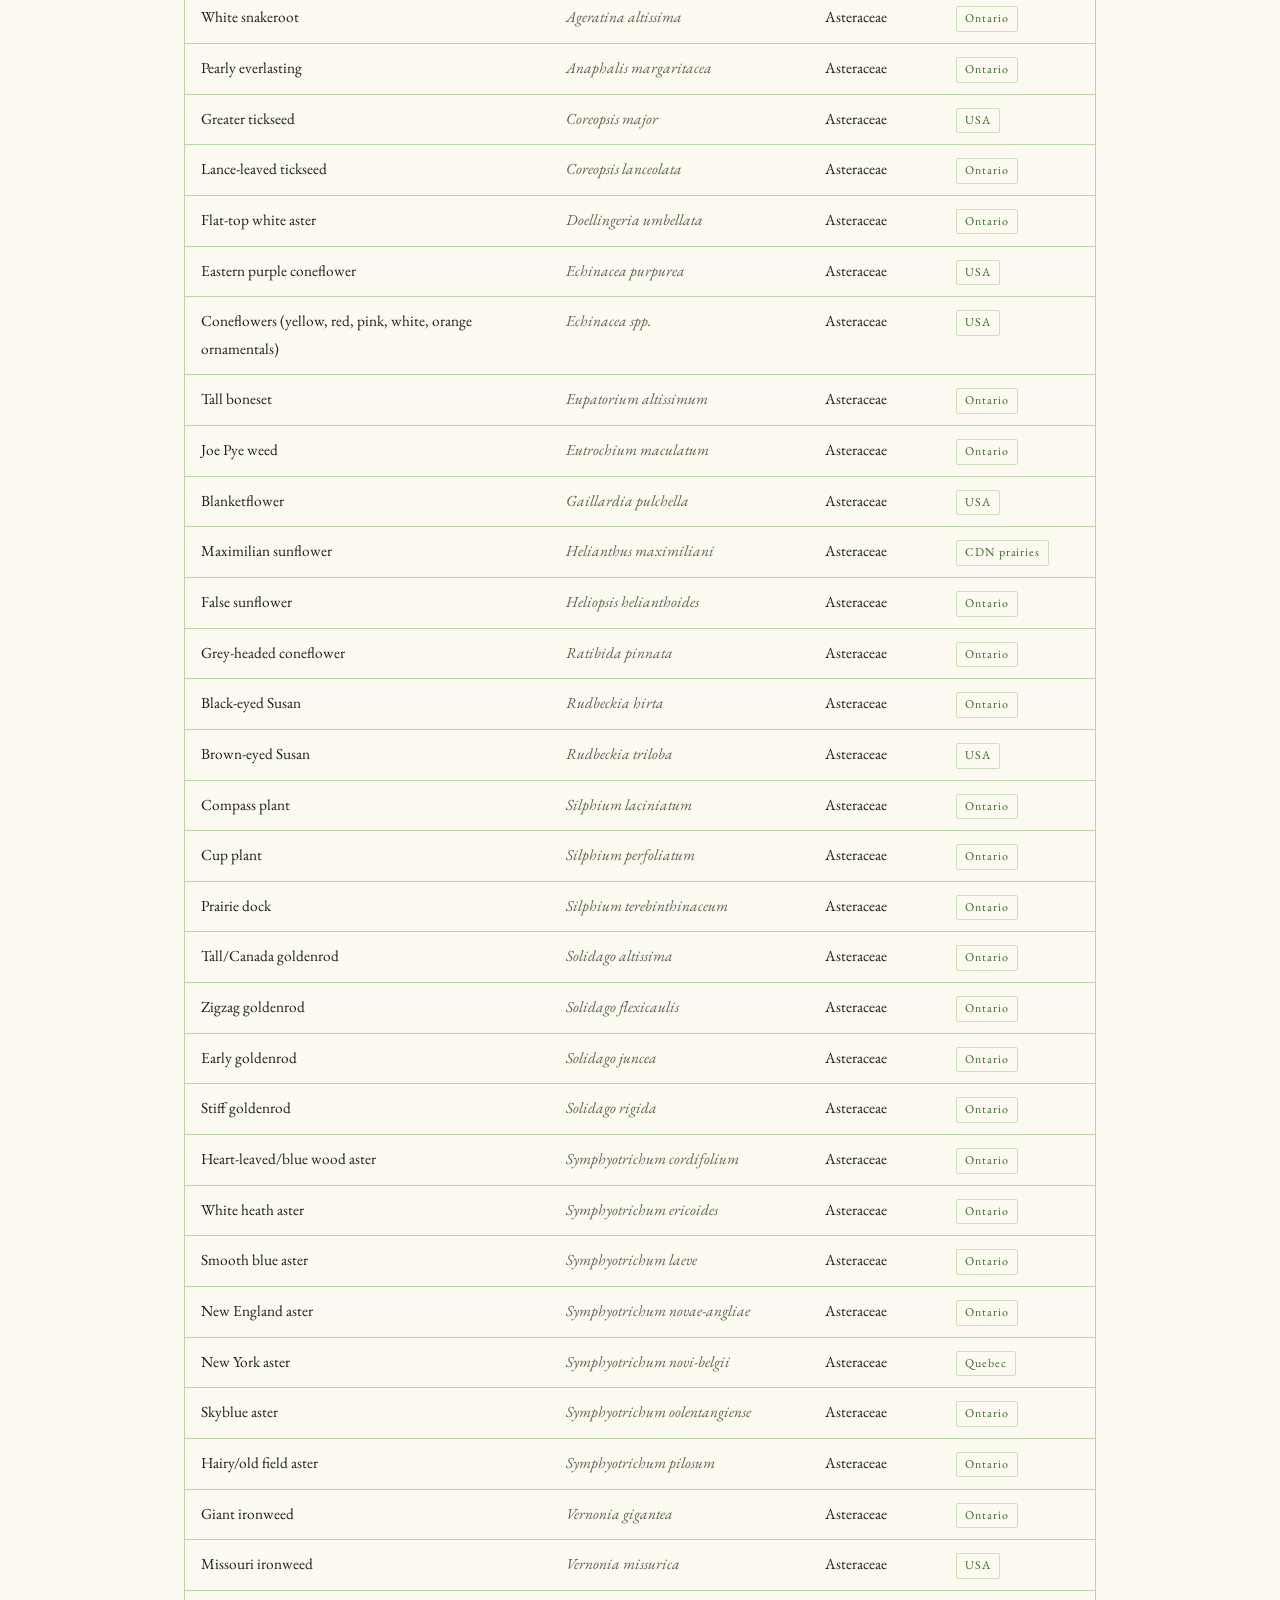
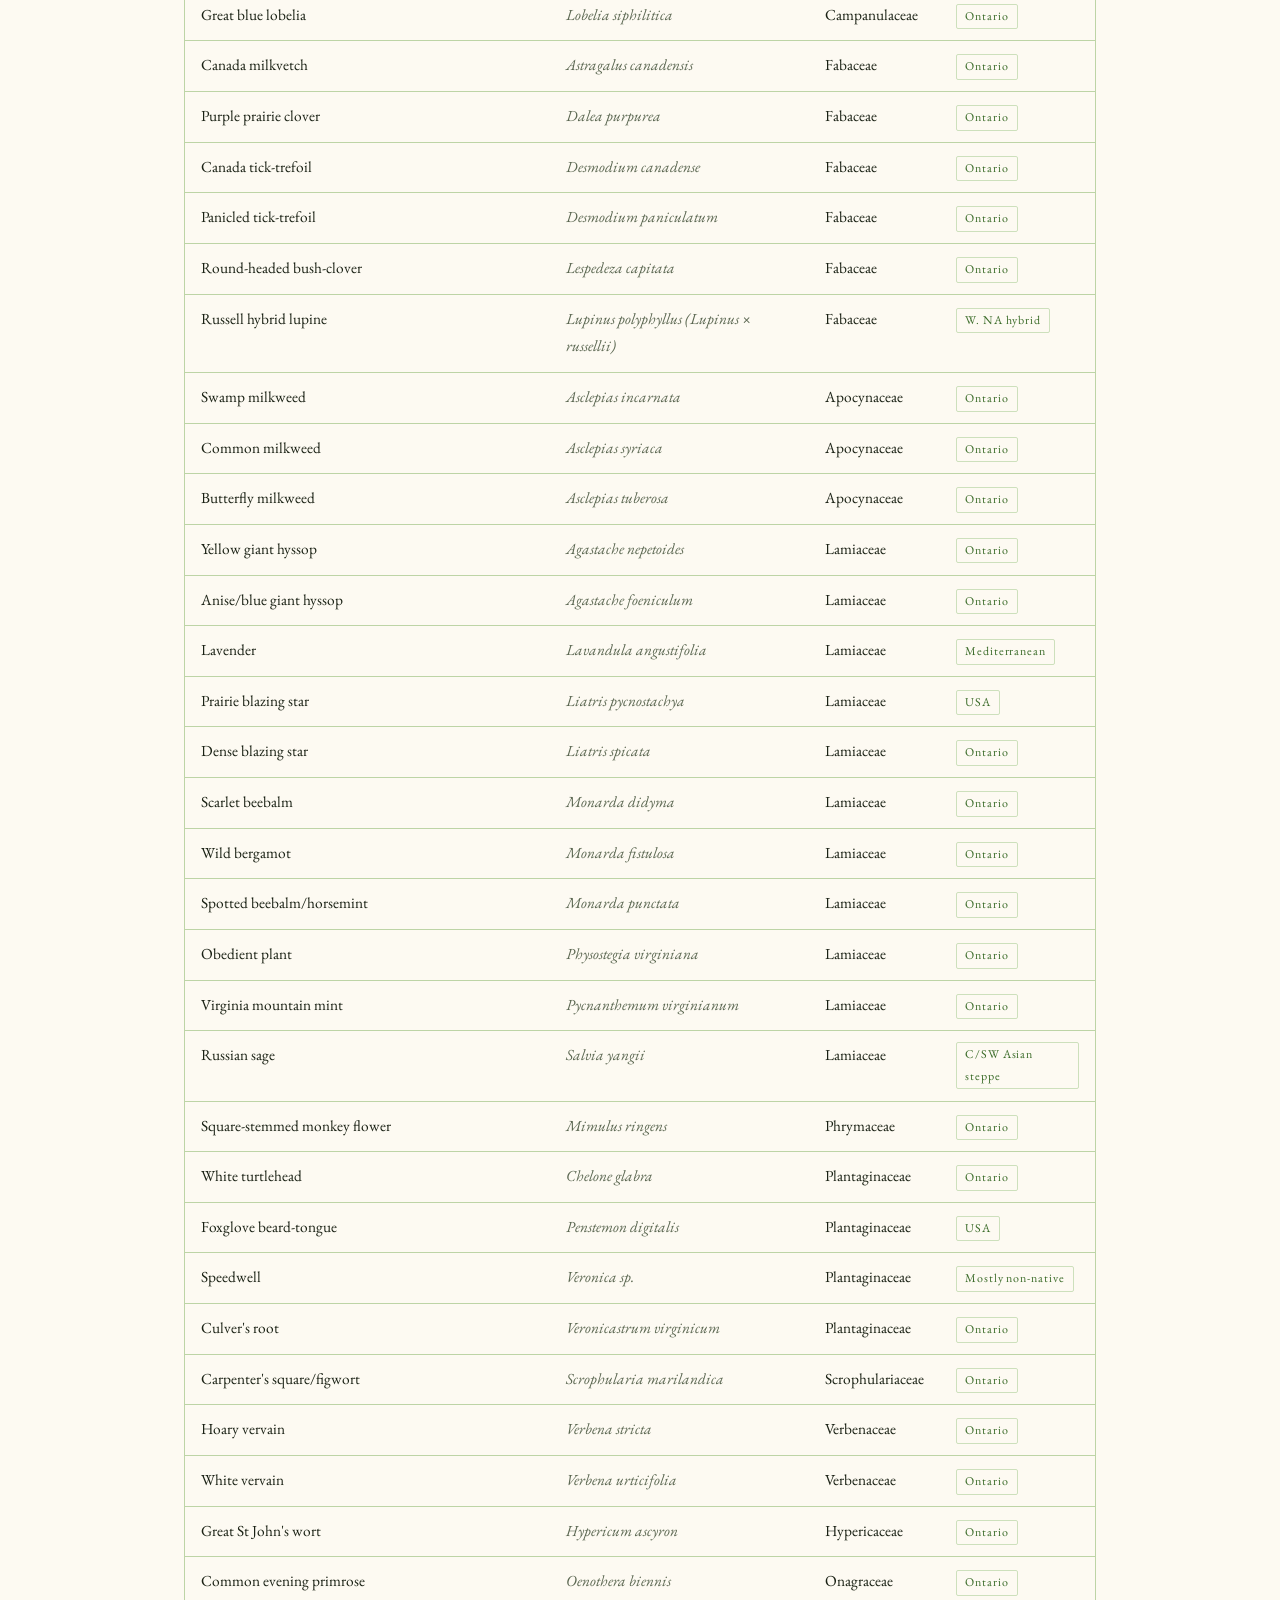
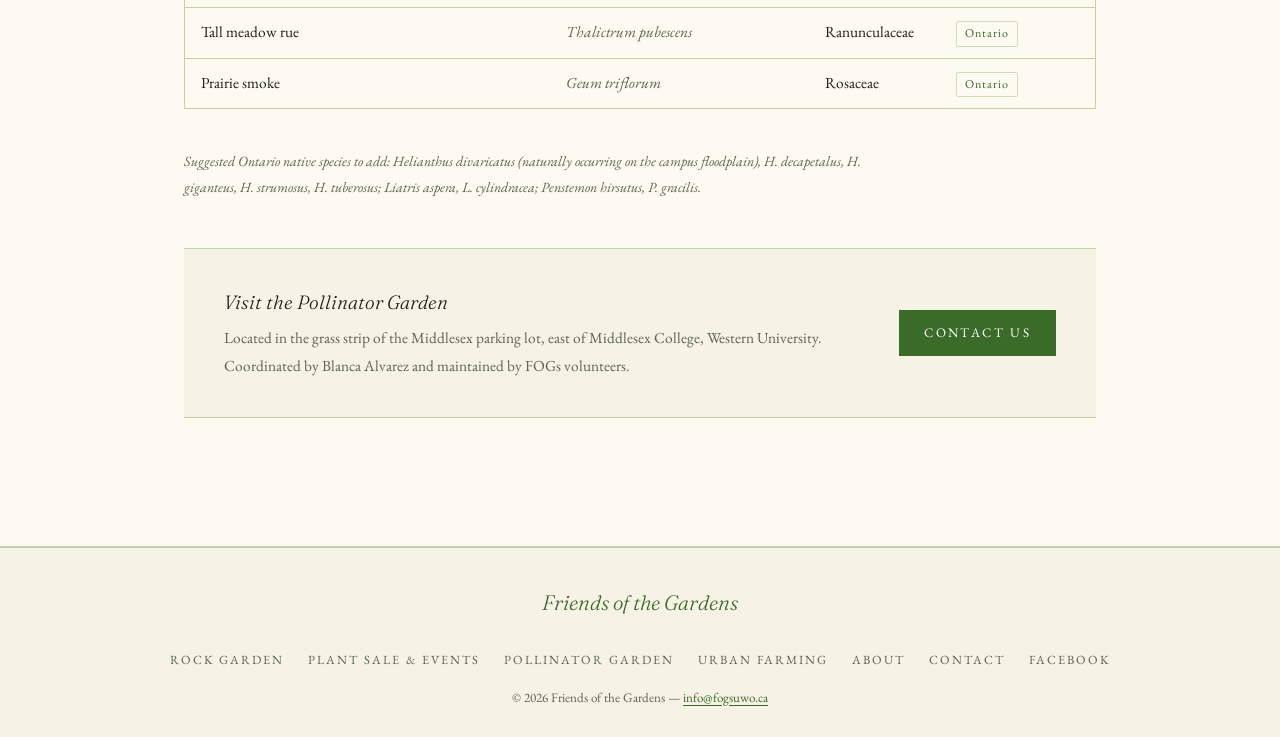
<file: pollinator-garden/index.html>
<!DOCTYPE html>
<html lang="en">
<head>
  <meta charset="UTF-8">
  <meta name="viewport" content="width=device-width, initial-scale=1.0">
  <title>Pollinator Garden — Friends of the Gardens</title>
  <link rel="stylesheet" href="../css/style.css">
</head>
<body>

  <header class="masthead">
    <p class="masthead-eyebrow">Western University &mdash; London, Ontario</p>
    <hr class="masthead-rule">
    <h1><a href="../index.html" style="text-decoration:none;color:inherit">Friends of the <em>Gardens</em></a></h1>
    <hr class="masthead-rule thin">
    <nav>
      <ul>
        <li><a href="../index.html">Home</a></li>
        <li><a href="../rock-garden/index.html">Rock Garden</a></li>
        <li><a href="../plant-sale/index.html">Plant Sale &amp; Events</a></li>
        <li><a href="index.html" class="active">Pollinator Garden</a></li>
        <li><a href="../urban-farming/index.html">Urban Farming</a></li>
        <li><a href="../about/index.html">About</a></li>
        <li><a href="../contact/index.html">Contact</a></li>
      </ul>
    </nav>
  </header>

  <main>
    <p class="masthead-eyebrow" style="padding-top:44px;text-align:center">Western University</p>
    <h2 style="font-family:'Fraunces',serif;font-size:clamp(1.6rem,3vw,2.4rem);font-weight:300;text-align:center;color:var(--ink);margin-bottom:40px">
      The <em style="font-style:italic;color:var(--green)">Pollinator Garden</em>
    </h2>

    <div class="stat-callout">
      <p>Pollinators are in trouble. Climate change, loss of native habitat, and pesticide overexposure have contributed to a decline of nearly 40% in global pollinator populations.</p>
      <p>One in every three bites of food we eat comes from species that require pollination by insects. The FOGs Pollinator Garden is part of Western&rsquo;s response.</p>
    </div>

    <div class="prose">
      <p>The FOGs Pollinator Garden is located beside the Middlesex parking lot, east of Middlesex College on Western University&rsquo;s campus. Planted in May 2022 and expanded in 2023, the garden now features over 60 mostly native species providing reliable food and habitat for butterflies, bees, and hummingbirds throughout the season.</p>
      <p>Western was the first university in Canada to receive a Bee City Campus designation (2018). The Pollinator Garden extends that commitment &mdash; iNaturalist observations from the site have recorded over 150 species visiting the garden.</p>
      <p>The garden is coordinated by Blanca Alvarez and maintained by FOGs volunteers, with a focus on promoting biodiversity, seasonal stewardship, and ecological education.</p>
    </div>

    <div class="section-divider"><span>Plant List &mdash; May 2023</span></div>

    <div class="prose">
      <p style="font-size:0.88rem;color:var(--muted);font-style:italic">Compiled by Blanca Xiomara Mora, Samuel Rycroft, Greg Thorn, and Nina Zitani. Compliant with Canadensys/VASCAN and USDA Plants Database.</p>
    </div>

    <div class="plant-table-wrap">
      <table class="plants">
        <thead>
          <tr>
            <th>Common Name</th>
            <th>Scientific Name</th>
            <th>Family</th>
            <th>Native Status</th>
          </tr>
        </thead>
        <tbody>
          <tr>
            <td colspan="4" style="background:var(--parch);font-family:'Fraunces',serif;font-size:0.95rem;font-style:italic;color:var(--green);padding:10px 16px;">Monocots</td>
          </tr>
          <tr>
            <td>Nodding onion</td>
            <td class="botanical">Allium cernuum</td>
            <td>Amaryllidaceae</td>
            <td><span class="tag">Ontario</span></td>
          </tr>
          <tr>
            <td>Strict blue-eyed grass</td>
            <td class="botanical">Sisyrinchium montanum</td>
            <td>Iridaceae</td>
            <td><span class="tag">Ontario</span></td>
          </tr>
          <tr>
            <td>Big bluestem</td>
            <td class="botanical">Andropogon gerardi</td>
            <td>Poaceae</td>
            <td><span class="tag">Ontario</span></td>
          </tr>
          <tr>
            <td>Yellow Indian grass</td>
            <td class="botanical">Sorghastrum nutans</td>
            <td>Poaceae</td>
            <td><span class="tag">Ontario</span></td>
          </tr>
          <tr>
            <td colspan="4" style="background:var(--parch);font-family:'Fraunces',serif;font-size:0.95rem;font-style:italic;color:var(--green);padding:10px 16px;">Eudicots</td>
          </tr>
          <tr>
            <td>Golden Alexander</td>
            <td class="botanical">Zizia aurea</td>
            <td>Apiaceae</td>
            <td><span class="tag">Ontario</span></td>
          </tr>
          <tr>
            <td>White snakeroot</td>
            <td class="botanical">Ageratina altissima</td>
            <td>Asteraceae</td>
            <td><span class="tag">Ontario</span></td>
          </tr>
          <tr>
            <td>Pearly everlasting</td>
            <td class="botanical">Anaphalis margaritacea</td>
            <td>Asteraceae</td>
            <td><span class="tag">Ontario</span></td>
          </tr>
          <tr>
            <td>Greater tickseed</td>
            <td class="botanical">Coreopsis major</td>
            <td>Asteraceae</td>
            <td><span class="tag">USA</span></td>
          </tr>
          <tr>
            <td>Lance-leaved tickseed</td>
            <td class="botanical">Coreopsis lanceolata</td>
            <td>Asteraceae</td>
            <td><span class="tag">Ontario</span></td>
          </tr>
          <tr>
            <td>Flat-top white aster</td>
            <td class="botanical">Doellingeria umbellata</td>
            <td>Asteraceae</td>
            <td><span class="tag">Ontario</span></td>
          </tr>
          <tr>
            <td>Eastern purple coneflower</td>
            <td class="botanical">Echinacea purpurea</td>
            <td>Asteraceae</td>
            <td><span class="tag">USA</span></td>
          </tr>
          <tr>
            <td>Coneflowers (yellow, red, pink, white, orange ornamentals)</td>
            <td class="botanical">Echinacea spp.</td>
            <td>Asteraceae</td>
            <td><span class="tag">USA</span></td>
          </tr>
          <tr>
            <td>Tall boneset</td>
            <td class="botanical">Eupatorium altissimum</td>
            <td>Asteraceae</td>
            <td><span class="tag">Ontario</span></td>
          </tr>
          <tr>
            <td>Joe Pye weed</td>
            <td class="botanical">Eutrochium maculatum</td>
            <td>Asteraceae</td>
            <td><span class="tag">Ontario</span></td>
          </tr>
          <tr>
            <td>Blanketflower</td>
            <td class="botanical">Gaillardia pulchella</td>
            <td>Asteraceae</td>
            <td><span class="tag">USA</span></td>
          </tr>
          <tr>
            <td>Maximilian sunflower</td>
            <td class="botanical">Helianthus maximiliani</td>
            <td>Asteraceae</td>
            <td><span class="tag">CDN prairies</span></td>
          </tr>
          <tr>
            <td>False sunflower</td>
            <td class="botanical">Heliopsis helianthoides</td>
            <td>Asteraceae</td>
            <td><span class="tag">Ontario</span></td>
          </tr>
          <tr>
            <td>Grey-headed coneflower</td>
            <td class="botanical">Ratibida pinnata</td>
            <td>Asteraceae</td>
            <td><span class="tag">Ontario</span></td>
          </tr>
          <tr>
            <td>Black-eyed Susan</td>
            <td class="botanical">Rudbeckia hirta</td>
            <td>Asteraceae</td>
            <td><span class="tag">Ontario</span></td>
          </tr>
          <tr>
            <td>Brown-eyed Susan</td>
            <td class="botanical">Rudbeckia triloba</td>
            <td>Asteraceae</td>
            <td><span class="tag">USA</span></td>
          </tr>
          <tr>
            <td>Compass plant</td>
            <td class="botanical">Silphium laciniatum</td>
            <td>Asteraceae</td>
            <td><span class="tag">Ontario</span></td>
          </tr>
          <tr>
            <td>Cup plant</td>
            <td class="botanical">Silphium perfoliatum</td>
            <td>Asteraceae</td>
            <td><span class="tag">Ontario</span></td>
          </tr>
          <tr>
            <td>Prairie dock</td>
            <td class="botanical">Silphium terebinthinaceum</td>
            <td>Asteraceae</td>
            <td><span class="tag">Ontario</span></td>
          </tr>
          <tr>
            <td>Tall/Canada goldenrod</td>
            <td class="botanical">Solidago altissima</td>
            <td>Asteraceae</td>
            <td><span class="tag">Ontario</span></td>
          </tr>
          <tr>
            <td>Zigzag goldenrod</td>
            <td class="botanical">Solidago flexicaulis</td>
            <td>Asteraceae</td>
            <td><span class="tag">Ontario</span></td>
          </tr>
          <tr>
            <td>Early goldenrod</td>
            <td class="botanical">Solidago juncea</td>
            <td>Asteraceae</td>
            <td><span class="tag">Ontario</span></td>
          </tr>
          <tr>
            <td>Stiff goldenrod</td>
            <td class="botanical">Solidago rigida</td>
            <td>Asteraceae</td>
            <td><span class="tag">Ontario</span></td>
          </tr>
          <tr>
            <td>Heart-leaved/blue wood aster</td>
            <td class="botanical">Symphyotrichum cordifolium</td>
            <td>Asteraceae</td>
            <td><span class="tag">Ontario</span></td>
          </tr>
          <tr>
            <td>White heath aster</td>
            <td class="botanical">Symphyotrichum ericoides</td>
            <td>Asteraceae</td>
            <td><span class="tag">Ontario</span></td>
          </tr>
          <tr>
            <td>Smooth blue aster</td>
            <td class="botanical">Symphyotrichum laeve</td>
            <td>Asteraceae</td>
            <td><span class="tag">Ontario</span></td>
          </tr>
          <tr>
            <td>New England aster</td>
            <td class="botanical">Symphyotrichum novae-angliae</td>
            <td>Asteraceae</td>
            <td><span class="tag">Ontario</span></td>
          </tr>
          <tr>
            <td>New York aster</td>
            <td class="botanical">Symphyotrichum novi-belgii</td>
            <td>Asteraceae</td>
            <td><span class="tag">Quebec</span></td>
          </tr>
          <tr>
            <td>Skyblue aster</td>
            <td class="botanical">Symphyotrichum oolentangiense</td>
            <td>Asteraceae</td>
            <td><span class="tag">Ontario</span></td>
          </tr>
          <tr>
            <td>Hairy/old field aster</td>
            <td class="botanical">Symphyotrichum pilosum</td>
            <td>Asteraceae</td>
            <td><span class="tag">Ontario</span></td>
          </tr>
          <tr>
            <td>Giant ironweed</td>
            <td class="botanical">Vernonia gigantea</td>
            <td>Asteraceae</td>
            <td><span class="tag">Ontario</span></td>
          </tr>
          <tr>
            <td>Missouri ironweed</td>
            <td class="botanical">Vernonia missurica</td>
            <td>Asteraceae</td>
            <td><span class="tag">USA</span></td>
          </tr>
          <tr>
            <td>Great blue lobelia</td>
            <td class="botanical">Lobelia siphilitica</td>
            <td>Campanulaceae</td>
            <td><span class="tag">Ontario</span></td>
          </tr>
          <tr>
            <td>Canada milkvetch</td>
            <td class="botanical">Astragalus canadensis</td>
            <td>Fabaceae</td>
            <td><span class="tag">Ontario</span></td>
          </tr>
          <tr>
            <td>Purple prairie clover</td>
            <td class="botanical">Dalea purpurea</td>
            <td>Fabaceae</td>
            <td><span class="tag">Ontario</span></td>
          </tr>
          <tr>
            <td>Canada tick-trefoil</td>
            <td class="botanical">Desmodium canadense</td>
            <td>Fabaceae</td>
            <td><span class="tag">Ontario</span></td>
          </tr>
          <tr>
            <td>Panicled tick-trefoil</td>
            <td class="botanical">Desmodium paniculatum</td>
            <td>Fabaceae</td>
            <td><span class="tag">Ontario</span></td>
          </tr>
          <tr>
            <td>Round-headed bush-clover</td>
            <td class="botanical">Lespedeza capitata</td>
            <td>Fabaceae</td>
            <td><span class="tag">Ontario</span></td>
          </tr>
          <tr>
            <td>Russell hybrid lupine</td>
            <td class="botanical">Lupinus polyphyllus (Lupinus &times; russellii)</td>
            <td>Fabaceae</td>
            <td><span class="tag">W. NA hybrid</span></td>
          </tr>
          <tr>
            <td>Swamp milkweed</td>
            <td class="botanical">Asclepias incarnata</td>
            <td>Apocynaceae</td>
            <td><span class="tag">Ontario</span></td>
          </tr>
          <tr>
            <td>Common milkweed</td>
            <td class="botanical">Asclepias syriaca</td>
            <td>Apocynaceae</td>
            <td><span class="tag">Ontario</span></td>
          </tr>
          <tr>
            <td>Butterfly milkweed</td>
            <td class="botanical">Asclepias tuberosa</td>
            <td>Apocynaceae</td>
            <td><span class="tag">Ontario</span></td>
          </tr>
          <tr>
            <td>Yellow giant hyssop</td>
            <td class="botanical">Agastache nepetoides</td>
            <td>Lamiaceae</td>
            <td><span class="tag">Ontario</span></td>
          </tr>
          <tr>
            <td>Anise/blue giant hyssop</td>
            <td class="botanical">Agastache foeniculum</td>
            <td>Lamiaceae</td>
            <td><span class="tag">Ontario</span></td>
          </tr>
          <tr>
            <td>Lavender</td>
            <td class="botanical">Lavandula angustifolia</td>
            <td>Lamiaceae</td>
            <td><span class="tag">Mediterranean</span></td>
          </tr>
          <tr>
            <td>Prairie blazing star</td>
            <td class="botanical">Liatris pycnostachya</td>
            <td>Lamiaceae</td>
            <td><span class="tag">USA</span></td>
          </tr>
          <tr>
            <td>Dense blazing star</td>
            <td class="botanical">Liatris spicata</td>
            <td>Lamiaceae</td>
            <td><span class="tag">Ontario</span></td>
          </tr>
          <tr>
            <td>Scarlet beebalm</td>
            <td class="botanical">Monarda didyma</td>
            <td>Lamiaceae</td>
            <td><span class="tag">Ontario</span></td>
          </tr>
          <tr>
            <td>Wild bergamot</td>
            <td class="botanical">Monarda fistulosa</td>
            <td>Lamiaceae</td>
            <td><span class="tag">Ontario</span></td>
          </tr>
          <tr>
            <td>Spotted beebalm/horsemint</td>
            <td class="botanical">Monarda punctata</td>
            <td>Lamiaceae</td>
            <td><span class="tag">Ontario</span></td>
          </tr>
          <tr>
            <td>Obedient plant</td>
            <td class="botanical">Physostegia virginiana</td>
            <td>Lamiaceae</td>
            <td><span class="tag">Ontario</span></td>
          </tr>
          <tr>
            <td>Virginia mountain mint</td>
            <td class="botanical">Pycnanthemum virginianum</td>
            <td>Lamiaceae</td>
            <td><span class="tag">Ontario</span></td>
          </tr>
          <tr>
            <td>Russian sage</td>
            <td class="botanical">Salvia yangii</td>
            <td>Lamiaceae</td>
            <td><span class="tag">C/SW Asian steppe</span></td>
          </tr>
          <tr>
            <td>Square-stemmed monkey flower</td>
            <td class="botanical">Mimulus ringens</td>
            <td>Phrymaceae</td>
            <td><span class="tag">Ontario</span></td>
          </tr>
          <tr>
            <td>White turtlehead</td>
            <td class="botanical">Chelone glabra</td>
            <td>Plantaginaceae</td>
            <td><span class="tag">Ontario</span></td>
          </tr>
          <tr>
            <td>Foxglove beard-tongue</td>
            <td class="botanical">Penstemon digitalis</td>
            <td>Plantaginaceae</td>
            <td><span class="tag">USA</span></td>
          </tr>
          <tr>
            <td>Speedwell</td>
            <td class="botanical">Veronica sp.</td>
            <td>Plantaginaceae</td>
            <td><span class="tag">Mostly non-native</span></td>
          </tr>
          <tr>
            <td>Culver's root</td>
            <td class="botanical">Veronicastrum virginicum</td>
            <td>Plantaginaceae</td>
            <td><span class="tag">Ontario</span></td>
          </tr>
          <tr>
            <td>Carpenter's square/figwort</td>
            <td class="botanical">Scrophularia marilandica</td>
            <td>Scrophulariaceae</td>
            <td><span class="tag">Ontario</span></td>
          </tr>
          <tr>
            <td>Hoary vervain</td>
            <td class="botanical">Verbena stricta</td>
            <td>Verbenaceae</td>
            <td><span class="tag">Ontario</span></td>
          </tr>
          <tr>
            <td>White vervain</td>
            <td class="botanical">Verbena urticifolia</td>
            <td>Verbenaceae</td>
            <td><span class="tag">Ontario</span></td>
          </tr>
          <tr>
            <td>Great St John's wort</td>
            <td class="botanical">Hypericum ascyron</td>
            <td>Hypericaceae</td>
            <td><span class="tag">Ontario</span></td>
          </tr>
          <tr>
            <td>Common evening primrose</td>
            <td class="botanical">Oenothera biennis</td>
            <td>Onagraceae</td>
            <td><span class="tag">Ontario</span></td>
          </tr>
          <tr>
            <td>Tall meadow rue</td>
            <td class="botanical">Thalictrum pubescens</td>
            <td>Ranunculaceae</td>
            <td><span class="tag">Ontario</span></td>
          </tr>
          <tr>
            <td>Prairie smoke</td>
            <td class="botanical">Geum triflorum</td>
            <td>Rosaceae</td>
            <td><span class="tag">Ontario</span></td>
          </tr>
        </tbody>
      </table>
    </div>

    <div class="prose">
      <p style="font-size:0.88rem;color:var(--muted);font-style:italic">Suggested Ontario native species to add: <em>Helianthus divaricatus</em> (naturally occurring on the campus floodplain), <em>H. decapetalus</em>, <em>H. giganteus</em>, <em>H. strumosus</em>, <em>H. tuberosus</em>; <em>Liatris aspera</em>, <em>L. cylindracea</em>; <em>Penstemon hirsutus</em>, <em>P. gracilis</em>.</p>
    </div>

    <div class="sale-strip">
      <div>
        <h3>Visit the Pollinator Garden</h3>
        <p>Located in the grass strip of the Middlesex parking lot, east of Middlesex College, Western University. Coordinated by Blanca Alvarez and maintained by FOGs volunteers.</p>
      </div>
      <a href="../contact/index.html" class="btn btn-solid">Contact us</a>
    </div>
  </main>

  <footer>
    <div class="footer-logo">Friends of the Gardens</div>
    <nav class="footer-links">
      <a href="../rock-garden/index.html">Rock Garden</a>
      <a href="../plant-sale/index.html">Plant Sale &amp; Events</a>
      <a href="index.html">Pollinator Garden</a>
      <a href="../urban-farming/index.html">Urban Farming</a>
      <a href="../about/index.html">About</a>
      <a href="../contact/index.html">Contact</a>
      <a href="https://www.facebook.com/fogsuwo/" target="_blank" rel="noopener">Facebook</a>
    </nav>
    <p class="footer-copy">&copy; 2026 Friends of the Gardens &mdash; <a href="mailto:info@fogsuwo.ca">info@fogsuwo.ca</a></p>
  </footer>

</body>
</html>
</file>
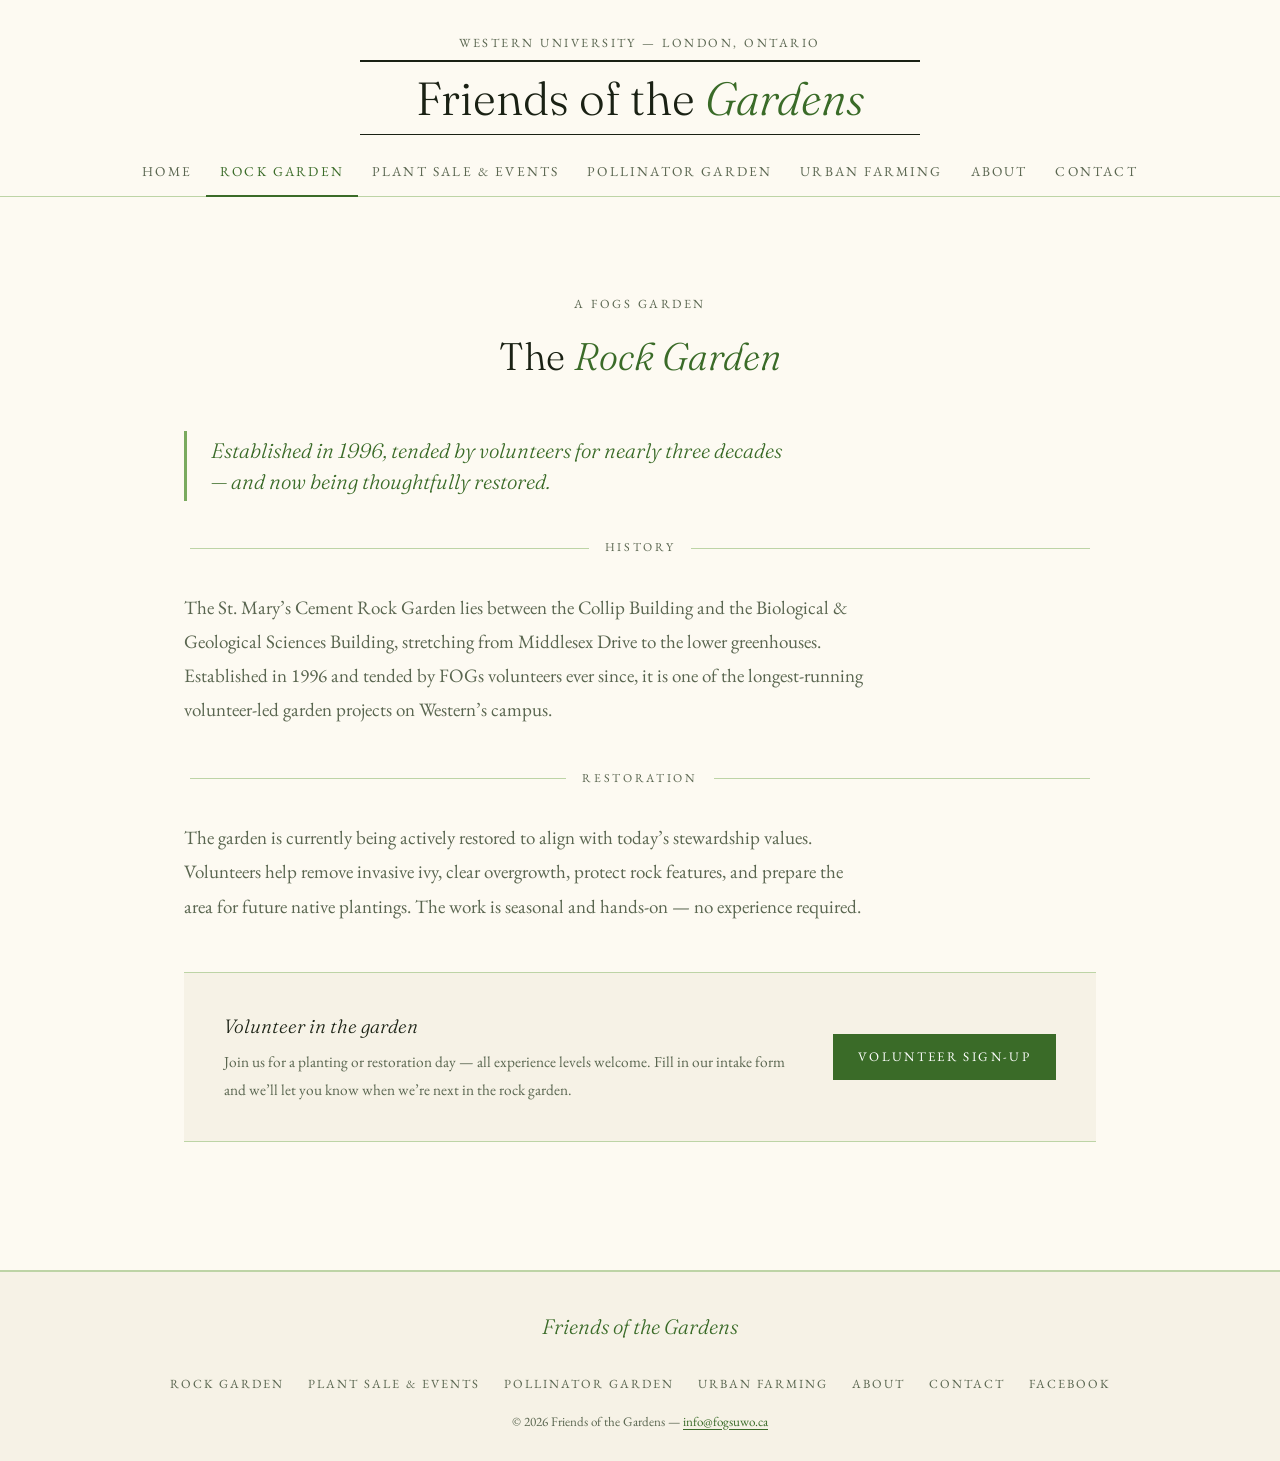
<file: rock-garden/index.html>
<!DOCTYPE html>
<html lang="en">
<head>
  <meta charset="UTF-8">
  <meta name="viewport" content="width=device-width, initial-scale=1.0">
  <title>Rock Garden — Friends of the Gardens</title>
  <link rel="stylesheet" href="../css/style.css">
</head>
<body>

  <header class="masthead">
    <p class="masthead-eyebrow">Western University &mdash; London, Ontario</p>
    <hr class="masthead-rule">
    <h1><a href="../index.html" style="text-decoration:none;color:inherit">Friends of the <em>Gardens</em></a></h1>
    <hr class="masthead-rule thin">
    <nav>
      <ul>
        <li><a href="../index.html">Home</a></li>
        <li><a href="index.html" class="active">Rock Garden</a></li>
        <li><a href="../plant-sale/index.html">Plant Sale &amp; Events</a></li>
        <li><a href="../pollinator-garden/index.html">Pollinator Garden</a></li>
        <li><a href="../urban-farming/index.html">Urban Farming</a></li>
        <li><a href="../about/index.html">About</a></li>
        <li><a href="../contact/index.html">Contact</a></li>
      </ul>
    </nav>
  </header>

  <main>
    <p class="masthead-eyebrow" style="padding-top:44px;text-align:center">A FOGs Garden</p>
    <h2 style="font-family:'Fraunces',serif;font-size:clamp(1.6rem,3vw,2.4rem);font-weight:300;text-align:center;color:var(--ink);margin-bottom:40px">
      The <em style="font-style:italic;color:var(--green)">Rock Garden</em>
    </h2>

    <div class="pull-quote">
      <p>Established in 1996, tended by volunteers for nearly three decades &mdash; and now being thoughtfully restored.</p>
    </div>

    <div class="section-divider"><span>History</span></div>

    <div class="prose">
      <p>The St. Mary&rsquo;s Cement Rock Garden lies between the Collip Building and the Biological &amp; Geological Sciences Building, stretching from Middlesex Drive to the lower greenhouses. Established in 1996 and tended by FOGs volunteers ever since, it is one of the longest-running volunteer-led garden projects on Western&rsquo;s campus.</p>
    </div>

    <div class="section-divider"><span>Restoration</span></div>

    <div class="prose">
      <p>The garden is currently being actively restored to align with today&rsquo;s stewardship values. Volunteers help remove invasive ivy, clear overgrowth, protect rock features, and prepare the area for future native plantings. The work is seasonal and hands-on &mdash; no experience required.</p>
    </div>

    <div class="sale-strip">
      <div>
        <h3>Volunteer in the garden</h3>
        <p>Join us for a planting or restoration day &mdash; all experience levels welcome. Fill in our intake form and we&rsquo;ll let you know when we&rsquo;re next in the rock garden.</p>
      </div>
      <a href="https://forms.office.com/pages/responsepage.aspx?id=TaaTrQ2tzU6y_eU84VllviQKaX3sbtpDqWWWzPJRftBURFc2OUgwVVBDREVFQTdMNEVHMzRNRTFaQiQlQCN0PWcu&route=shorturl" class="btn btn-solid" target="_blank" rel="noopener">Volunteer sign-up</a>
    </div>
  </main>

  <footer>
    <div class="footer-logo">Friends of the Gardens</div>
    <nav class="footer-links">
      <a href="index.html">Rock Garden</a>
      <a href="../plant-sale/index.html">Plant Sale &amp; Events</a>
      <a href="../pollinator-garden/index.html">Pollinator Garden</a>
      <a href="../urban-farming/index.html">Urban Farming</a>
      <a href="../about/index.html">About</a>
      <a href="../contact/index.html">Contact</a>
      <a href="https://www.facebook.com/fogsuwo/" target="_blank" rel="noopener">Facebook</a>
    </nav>
    <p class="footer-copy">&copy; 2026 Friends of the Gardens &mdash; <a href="mailto:info@fogsuwo.ca">info@fogsuwo.ca</a></p>
  </footer>

</body>
</html>
</file>
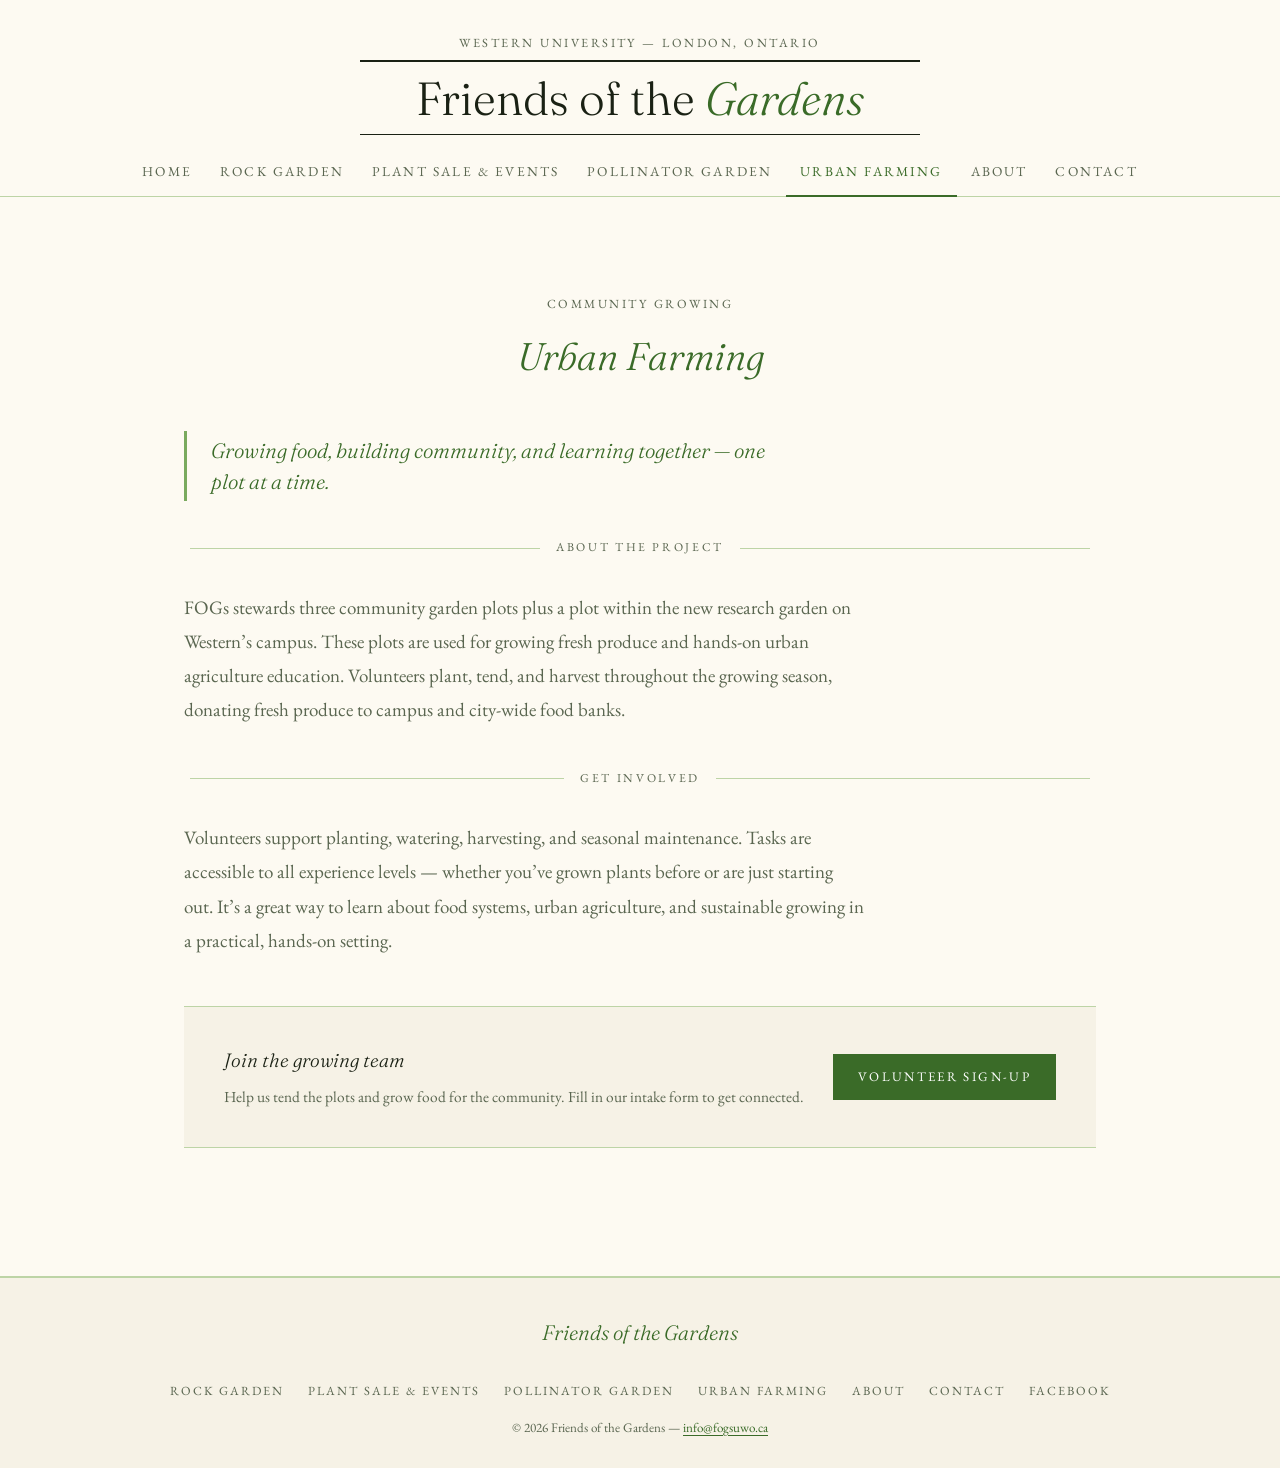
<file: urban-farming/index.html>
<!DOCTYPE html>
<html lang="en">
<head>
  <meta charset="UTF-8">
  <meta name="viewport" content="width=device-width, initial-scale=1.0">
  <title>Urban Farming — Friends of the Gardens</title>
  <link rel="stylesheet" href="../css/style.css">
</head>
<body>

  <header class="masthead">
    <p class="masthead-eyebrow">Western University &mdash; London, Ontario</p>
    <hr class="masthead-rule">
    <h1><a href="../index.html" style="text-decoration:none;color:inherit">Friends of the <em>Gardens</em></a></h1>
    <hr class="masthead-rule thin">
    <nav>
      <ul>
        <li><a href="../index.html">Home</a></li>
        <li><a href="../rock-garden/index.html">Rock Garden</a></li>
        <li><a href="../plant-sale/index.html">Plant Sale &amp; Events</a></li>
        <li><a href="../pollinator-garden/index.html">Pollinator Garden</a></li>
        <li><a href="index.html" class="active">Urban Farming</a></li>
        <li><a href="../about/index.html">About</a></li>
        <li><a href="../contact/index.html">Contact</a></li>
      </ul>
    </nav>
  </header>

  <main>
    <p class="masthead-eyebrow" style="padding-top:44px;text-align:center">Community Growing</p>
    <h2 style="font-family:'Fraunces',serif;font-size:clamp(1.6rem,3vw,2.4rem);font-weight:300;text-align:center;color:var(--ink);margin-bottom:40px">
      <em style="font-style:italic;color:var(--green)">Urban Farming</em>
    </h2>

    <div class="pull-quote">
      <p>Growing food, building community, and learning together &mdash; one plot at a time.</p>
    </div>

    <div class="section-divider"><span>About the Project</span></div>

    <div class="prose">
      <p>FOGs stewards three community garden plots plus a plot within the new research garden on Western&rsquo;s campus. These plots are used for growing fresh produce and hands-on urban agriculture education. Volunteers plant, tend, and harvest throughout the growing season, donating fresh produce to campus and city-wide food banks.</p>
    </div>

    <div class="section-divider"><span>Get Involved</span></div>

    <div class="prose">
      <p>Volunteers support planting, watering, harvesting, and seasonal maintenance. Tasks are accessible to all experience levels &mdash; whether you&rsquo;ve grown plants before or are just starting out. It&rsquo;s a great way to learn about food systems, urban agriculture, and sustainable growing in a practical, hands-on setting.</p>
    </div>

    <div class="sale-strip">
      <div>
        <h3>Join the growing team</h3>
        <p>Help us tend the plots and grow food for the community. Fill in our intake form to get connected.</p>
      </div>
      <a href="https://forms.office.com/pages/responsepage.aspx?id=TaaTrQ2tzU6y_eU84VllviQKaX3sbtpDqWWWzPJRftBURFc2OUgwVVBDREVFQTdMNEVHMzRNRTFaQiQlQCN0PWcu&route=shorturl" class="btn btn-solid" target="_blank" rel="noopener">Volunteer sign-up</a>
    </div>
  </main>

  <footer>
    <div class="footer-logo">Friends of the Gardens</div>
    <nav class="footer-links">
      <a href="../rock-garden/index.html">Rock Garden</a>
      <a href="../plant-sale/index.html">Plant Sale &amp; Events</a>
      <a href="../pollinator-garden/index.html">Pollinator Garden</a>
      <a href="index.html">Urban Farming</a>
      <a href="../about/index.html">About</a>
      <a href="../contact/index.html">Contact</a>
      <a href="https://www.facebook.com/fogsuwo/" target="_blank" rel="noopener">Facebook</a>
    </nav>
    <p class="footer-copy">&copy; 2026 Friends of the Gardens &mdash; <a href="mailto:info@fogsuwo.ca">info@fogsuwo.ca</a></p>
  </footer>

</body>
</html>
</file>
<file: css/style.css>
@import url('https://fonts.googleapis.com/css2?family=EB+Garamond:ital,wght@0,400;0,500;1,400&family=Fraunces:ital,opsz,wght@0,9..144,300;0,9..144,500;1,9..144,300;1,9..144,500&display=swap');

*, *::before, *::after { box-sizing: border-box; margin: 0; padding: 0; }

:root {
  --ink:       #1a2114;
  --green:     #3a6b28;
  --mid:       #558040;
  --sage:      #7aaa5e;
  --pale:      #cde0bc;
  --parch:     #f6f2e6;
  --off-white: #fdfaf2;
  --warm:      #e8e0cc;
  --border:    #bdd4a6;
  --terra:     #a05c2a;
  --muted:     #5a6650;
}

html { scroll-behavior: smooth; }

body {
  font-family: 'EB Garamond', Georgia, serif;
  font-size: 19px;
  line-height: 1.8;
  color: var(--ink);
  background: var(--off-white);
}

a { color: var(--green); text-underline-offset: 3px; }
a:hover { color: var(--terra); }

/* ─── Masthead ──────────────────────────────────────────────── */
.masthead {
  background: var(--off-white);
  border-bottom: 1px solid var(--border);
  padding: 32px 24px 0;
  text-align: center;
}

.masthead-rule {
  border: none;
  border-top: 2px solid var(--ink);
  margin: 0 auto 10px;
  max-width: 560px;
}

.masthead-rule.thin {
  border-top-width: 1px;
  margin-top: 8px;
  margin-bottom: 0;
}

.masthead-eyebrow {
  font-family: 'EB Garamond', serif;
  font-size: 0.78rem;
  letter-spacing: 0.2em;
  text-transform: uppercase;
  color: var(--muted);
  margin-bottom: 6px;
}

.masthead h1 {
  font-family: 'Fraunces', serif;
  font-size: clamp(1.9rem, 4vw, 2.9rem);
  font-weight: 300;
  color: var(--ink);
  line-height: 1.15;
}

.masthead h1 em {
  font-style: italic;
  color: var(--green);
}

nav {
  padding: 14px 0 0;
  margin-bottom: -1px;
}

nav ul {
  list-style: none;
  display: flex;
  justify-content: center;
  gap: 0;
}

nav ul li a {
  display: block;
  font-family: 'EB Garamond', serif;
  font-size: 0.85rem;
  letter-spacing: 0.16em;
  text-transform: uppercase;
  color: var(--muted);
  text-decoration: none;
  padding: 10px 14px 12px;
  border-bottom: 2px solid transparent;
  transition: color 0.15s, border-color 0.15s;
}

nav ul li a:hover {
  color: var(--ink);
  border-bottom-color: var(--sage);
}

nav ul li a.active {
  color: var(--green);
  border-bottom-color: var(--green);
}

/* ─── Botanical ornament ────────────────────────────────────── */
.ornament {
  text-align: center;
  margin: 0;
  line-height: 1;
  color: var(--sage);
  font-size: 1.4rem;
  letter-spacing: 0.3em;
  padding: 28px 0 20px;
}

/* ─── Hero ──────────────────────────────────────────────────── */
.hero {
  background: var(--parch);
  border-bottom: 1px solid var(--border);
  padding: 56px 24px 52px;
  text-align: center;
}

.hero-leaf {
  display: block;
  margin: 0 auto 24px;
}

.hero h2 {
  font-family: 'Fraunces', serif;
  font-size: clamp(1.6rem, 3.5vw, 2.5rem);
  font-weight: 300;
  color: var(--ink);
  margin-bottom: 16px;
  line-height: 1.25;
}

.hero h2 em {
  font-style: italic;
  color: var(--green);
}

.hero p {
  max-width: 540px;
  margin: 0 auto 28px;
  font-size: 1.05rem;
  color: var(--muted);
  font-style: italic;
}

.hero-actions {
  display: flex;
  gap: 16px;
  justify-content: center;
  flex-wrap: wrap;
}

/* ─── Buttons ───────────────────────────────────────────────── */
.btn {
  display: inline-block;
  font-family: 'EB Garamond', serif;
  font-size: 0.82rem;
  letter-spacing: 0.18em;
  text-transform: uppercase;
  text-decoration: none;
  padding: 10px 24px;
  border: 1px solid;
  transition: background 0.15s, color 0.15s;
}

.btn-solid {
  background: var(--green);
  color: #fff;
  border-color: var(--green);
}

.btn-solid:hover {
  background: var(--mid);
  border-color: var(--mid);
  color: #fff;
}

.btn-ghost {
  background: transparent;
  color: var(--green);
  border-color: var(--green);
}

.btn-ghost:hover {
  background: var(--green);
  color: #fff;
}

.btn-terra {
  background: transparent;
  color: var(--terra);
  border-color: var(--terra);
}

.btn-terra:hover {
  background: var(--terra);
  color: #fff;
}

/* ─── Section divider ───────────────────────────────────────── */
.section-divider {
  display: flex;
  align-items: center;
  gap: 16px;
  max-width: 900px;
  margin: 0 auto 32px;
}

.section-divider::before,
.section-divider::after {
  content: '';
  flex: 1;
  height: 1px;
  background: var(--border);
}

.section-divider span {
  font-family: 'EB Garamond', serif;
  font-size: 0.75rem;
  letter-spacing: 0.22em;
  text-transform: uppercase;
  color: var(--muted);
  white-space: nowrap;
}

/* ─── Main ──────────────────────────────────────────────────── */
main {
  max-width: 960px;
  margin: 0 auto;
  padding: 52px 24px 80px;
}

/* ─── Feature strip (home) ──────────────────────────────────── */
.features {
  display: grid;
  grid-template-columns: repeat(4, 1fr);
  gap: 40px;
  margin-bottom: 60px;
}

@media (max-width: 900px) {
  .features { grid-template-columns: repeat(3, 1fr); gap: 28px; }
}

@media (max-width: 560px) {
  .features { grid-template-columns: repeat(2, 1fr); gap: 24px; }
}

@media (max-width: 360px) {
  .features { grid-template-columns: 1fr; gap: 24px; }
}

.feature {
  text-align: center;
}

.feature-icon {
  display: block;
  margin: 0 auto 14px;
}

.feature h3 {
  font-family: 'Fraunces', serif;
  font-size: 1.2rem;
  font-weight: 500;
  color: var(--ink);
  margin-bottom: 10px;
}

.feature p {
  font-size: 0.97rem;
  color: var(--muted);
  margin-bottom: 14px;
}

.feature a.more {
  font-size: 0.78rem;
  letter-spacing: 0.16em;
  text-transform: uppercase;
  color: var(--green);
  text-decoration: none;
  border-bottom: 1px solid var(--pale);
  padding-bottom: 1px;
}

.feature a.more:hover {
  color: var(--terra);
  border-bottom-color: var(--terra);
}

/* ─── Sale info strip ───────────────────────────────────────── */
.sale-strip {
  background: var(--parch);
  border-top: 1px solid var(--border);
  border-bottom: 1px solid var(--border);
  padding: 36px 40px;
  margin: 48px 0;
  display: grid;
  grid-template-columns: 1fr auto;
  gap: 24px;
  align-items: center;
}

@media (max-width: 600px) {
  .sale-strip { grid-template-columns: 1fr; }
}

.sale-strip h3 {
  font-family: 'Fraunces', serif;
  font-size: 1.2rem;
  font-weight: 300;
  font-style: italic;
  color: var(--ink);
  margin-bottom: 6px;
}

.sale-strip p {
  font-size: 0.96rem;
  color: var(--muted);
}

/* ─── Prose ─────────────────────────────────────────────────── */
.prose {
  max-width: 680px;
  margin-bottom: 40px;
}

.prose h2 {
  font-family: 'Fraunces', serif;
  font-size: 1.6rem;
  font-weight: 300;
  color: var(--ink);
  margin-bottom: 14px;
}

.prose p {
  color: var(--muted);
  margin-bottom: 14px;
}

.prose ul {
  margin: 10px 0 14px 22px;
  color: var(--muted);
}

.prose ul li { margin-bottom: 5px; }

/* ─── Two-up (about) ────────────────────────────────────────── */
.two-up {
  display: grid;
  grid-template-columns: 1fr 1fr;
  gap: 40px 56px;
  margin-bottom: 48px;
}

@media (max-width: 620px) {
  .two-up { grid-template-columns: 1fr; }
}

.two-up h3 {
  font-family: 'Fraunces', serif;
  font-size: 1.15rem;
  font-weight: 500;
  color: var(--green);
  margin-bottom: 10px;
}

.two-up p {
  font-size: 0.97rem;
  color: var(--muted);
  line-height: 1.75;
}

/* ─── Pull quote ────────────────────────────────────────────── */
.pull-quote {
  border-left: 3px solid var(--sage);
  padding: 4px 0 4px 24px;
  margin: 36px 0;
  max-width: 600px;
}

.pull-quote p {
  font-family: 'Fraunces', serif;
  font-size: 1.3rem;
  font-weight: 300;
  font-style: italic;
  color: var(--green);
  line-height: 1.5;
}

/* ─── Info table (sale details) ─────────────────────────────── */
.detail-table {
  width: 100%;
  max-width: 680px;
  border-collapse: collapse;
  margin: 24px 0 36px;
  font-size: 0.97rem;
}

.detail-table tr {
  border-bottom: 1px solid var(--border);
}

.detail-table td {
  padding: 12px 0;
  vertical-align: top;
}

.detail-table td:first-child {
  font-size: 0.75rem;
  letter-spacing: 0.14em;
  text-transform: uppercase;
  color: var(--muted);
  width: 160px;
  padding-right: 20px;
  padding-top: 14px;
}

.detail-table td:last-child {
  color: var(--ink);
}

/* ─── Plant list ────────────────────────────────────────────── */
.plant-table-wrap {
  overflow-x: auto;
  margin: 24px 0 40px;
  border: 1px solid var(--border);
}

table.plants {
  width: 100%;
  border-collapse: collapse;
  font-size: 0.96rem;
}

table.plants thead th {
  background: var(--parch);
  border-bottom: 1px solid var(--border);
  padding: 12px 16px;
  text-align: left;
  font-family: 'EB Garamond', serif;
  font-size: 0.75rem;
  letter-spacing: 0.16em;
  text-transform: uppercase;
  color: var(--muted);
  font-weight: 500;
}

table.plants tbody tr {
  border-bottom: 1px solid var(--border);
}

table.plants tbody tr:last-child { border-bottom: none; }

table.plants tbody tr:hover { background: var(--parch); }

table.plants tbody td {
  padding: 11px 16px;
  vertical-align: top;
}

table.plants td.botanical {
  font-style: italic;
  color: var(--muted);
}

.tag {
  display: inline-block;
  font-family: 'EB Garamond', serif;
  font-size: 0.75rem;
  letter-spacing: 0.08em;
  color: var(--green);
  border: 1px solid var(--pale);
  padding: 1px 8px;
  border-radius: 2px;
}

/* ─── Values strip ──────────────────────────────────────────── */
.values-strip {
  display: flex;
  flex-wrap: wrap;
  gap: 10px;
  max-width: 680px;
  margin: 0 auto 40px;
}

.values-strip span {
  font-family: 'EB Garamond', serif;
  font-size: 0.78rem;
  letter-spacing: 0.18em;
  text-transform: uppercase;
  color: var(--green);
  border: 1px solid var(--pale);
  padding: 5px 16px;
}

/* ─── Stat callout ──────────────────────────────────────────── */
.stat-callout {
  background: var(--parch);
  border: 1px solid var(--border);
  max-width: 680px;
  margin: 0 auto 40px;
  padding: 28px 32px;
}

.stat-callout p {
  font-family: 'Fraunces', serif;
  font-size: 1.05rem;
  font-weight: 300;
  font-style: italic;
  color: var(--green);
  line-height: 1.6;
  margin-bottom: 0.75em;
}

.stat-callout p:last-child { margin-bottom: 0; }

/* ─── Testimonials ──────────────────────────────────────────── */
.testimonial {
  max-width: 680px;
  margin: 0 auto 48px;
}

.testimonial blockquote {
  border-left: 3px solid var(--pale);
  padding-left: 24px;
  margin: 0 0 14px;
}

.testimonial blockquote p {
  font-size: 0.97rem;
  line-height: 1.8;
  color: var(--ink);
  margin-bottom: 1em;
}

.testimonial blockquote p:last-child { margin-bottom: 0; }

.testimonial cite {
  display: block;
  font-family: 'Fraunces', serif;
  font-size: 0.9rem;
  font-style: italic;
  color: var(--green);
  margin-bottom: 10px;
  padding-left: 24px;
}

.testimonial .t-note {
  font-size: 0.88rem;
  color: var(--muted);
  font-style: italic;
  line-height: 1.65;
  padding-left: 24px;
}

.community-banner {
  max-width: 680px;
  margin: 0 auto 48px;
  text-align: center;
  font-family: 'EB Garamond', serif;
  font-size: 0.78rem;
  letter-spacing: 0.2em;
  text-transform: uppercase;
  color: var(--muted);
  border-top: 1px solid var(--border);
  padding-top: 24px;
}

/* ─── Contact blocks ────────────────────────────────────────── */
.contact-list {
  list-style: none;
  margin-bottom: 40px;
}

.contact-list li {
  display: grid;
  grid-template-columns: 160px 1fr;
  gap: 20px;
  border-top: 1px solid var(--border);
  padding: 20px 0;
  font-size: 0.97rem;
}

.contact-list li:last-child { border-bottom: 1px solid var(--border); }

.contact-list .label {
  font-size: 0.75rem;
  letter-spacing: 0.14em;
  text-transform: uppercase;
  color: var(--muted);
  padding-top: 4px;
}

.contact-list .val { color: var(--ink); }
.contact-list .val a { color: var(--green); }

/* ─── Footer ────────────────────────────────────────────────── */
footer {
  background: var(--parch);
  border-top: 2px solid var(--border);
  padding: 36px 24px 28px;
  text-align: center;
}

.footer-logo {
  font-family: 'Fraunces', serif;
  font-size: 1.3rem;
  font-weight: 300;
  font-style: italic;
  color: var(--green);
  margin-bottom: 4px;
}

.footer-links {
  display: flex;
  justify-content: center;
  gap: 24px;
  margin: 14px 0;
  flex-wrap: wrap;
}

.footer-links a {
  font-size: 0.78rem;
  letter-spacing: 0.16em;
  text-transform: uppercase;
  color: var(--muted);
  text-decoration: none;
}

.footer-links a:hover { color: var(--ink); }

.footer-copy {
  font-size: 0.82rem;
  color: var(--muted);
  margin-top: 10px;
}

@media (max-width: 480px) {
  nav ul { flex-wrap: wrap; }
  nav ul li a { padding: 8px 12px 10px; }
}
</file>
